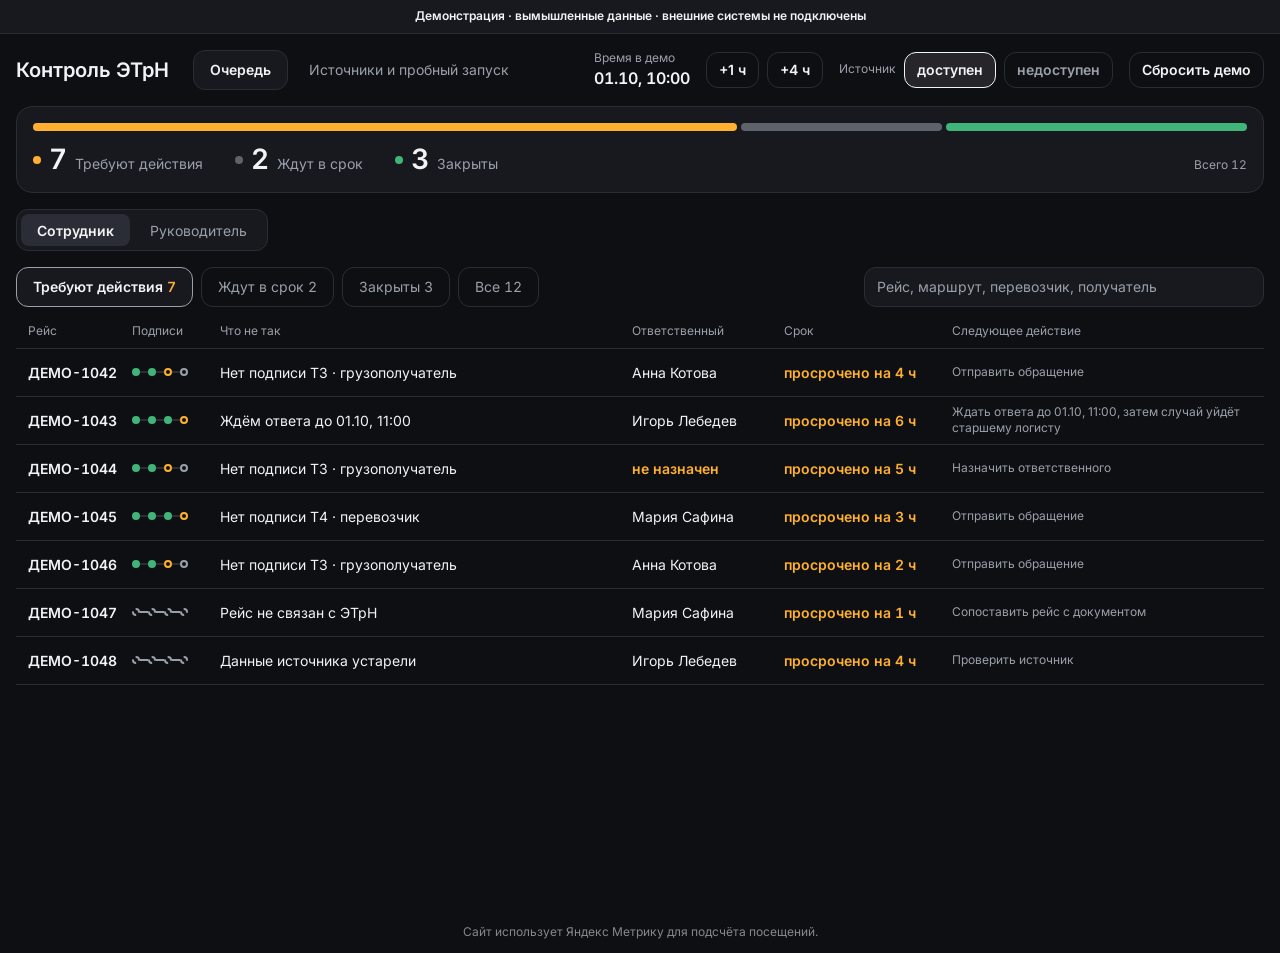
<file: index.html>
<!doctype html>
<html lang="ru">
  <head>
    <meta charset="UTF-8" />
    <meta name="viewport" content="width=device-width, initial-scale=1" />
    <link rel="icon" href="data:," />
    <meta name="robots" content="noindex, nofollow" />
    <title>Контроль ЭТрН</title>
    <script type="module" crossorigin src="./assets/index-htChiKn6.js"></script>
    <link rel="stylesheet" crossorigin href="./assets/index-BkWCq0oA.css">
  <!-- Yandex.Metrika counter -->
<script type="text/javascript">
(function(m,e,t,r,i,k,a){m[i]=m[i]||function(){(m[i].a=m[i].a||[]).push(arguments)};
m[i].l=1*new Date();
for (var j = 0; j < document.scripts.length; j++) {if (document.scripts[j].src === r) { return; }}
k=e.createElement(t),a=e.getElementsByTagName(t)[0],k.async=1,k.src=r,a.parentNode.insertBefore(k,a)})
(window, document, "script", "https://mc.yandex.ru/metrika/tag.js", "ym");
ym(113512674, "init", {clickmap:true, trackLinks:true, accurateTrackBounce:true, webvisor:true});
</script>
<noscript><div><img src="https://mc.yandex.ru/watch/113512674" style="position:absolute; left:-9999px;" alt="" /></div></noscript>
<!-- /Yandex.Metrika counter -->
</head>
  <body>
    <div id="root"></div>
  <p style="font-size:12px;color:#888;text-align:center;margin:24px 0 12px">Сайт использует Яндекс Метрику для подсчёта посещений.</p>
</body>
</html>
</file>
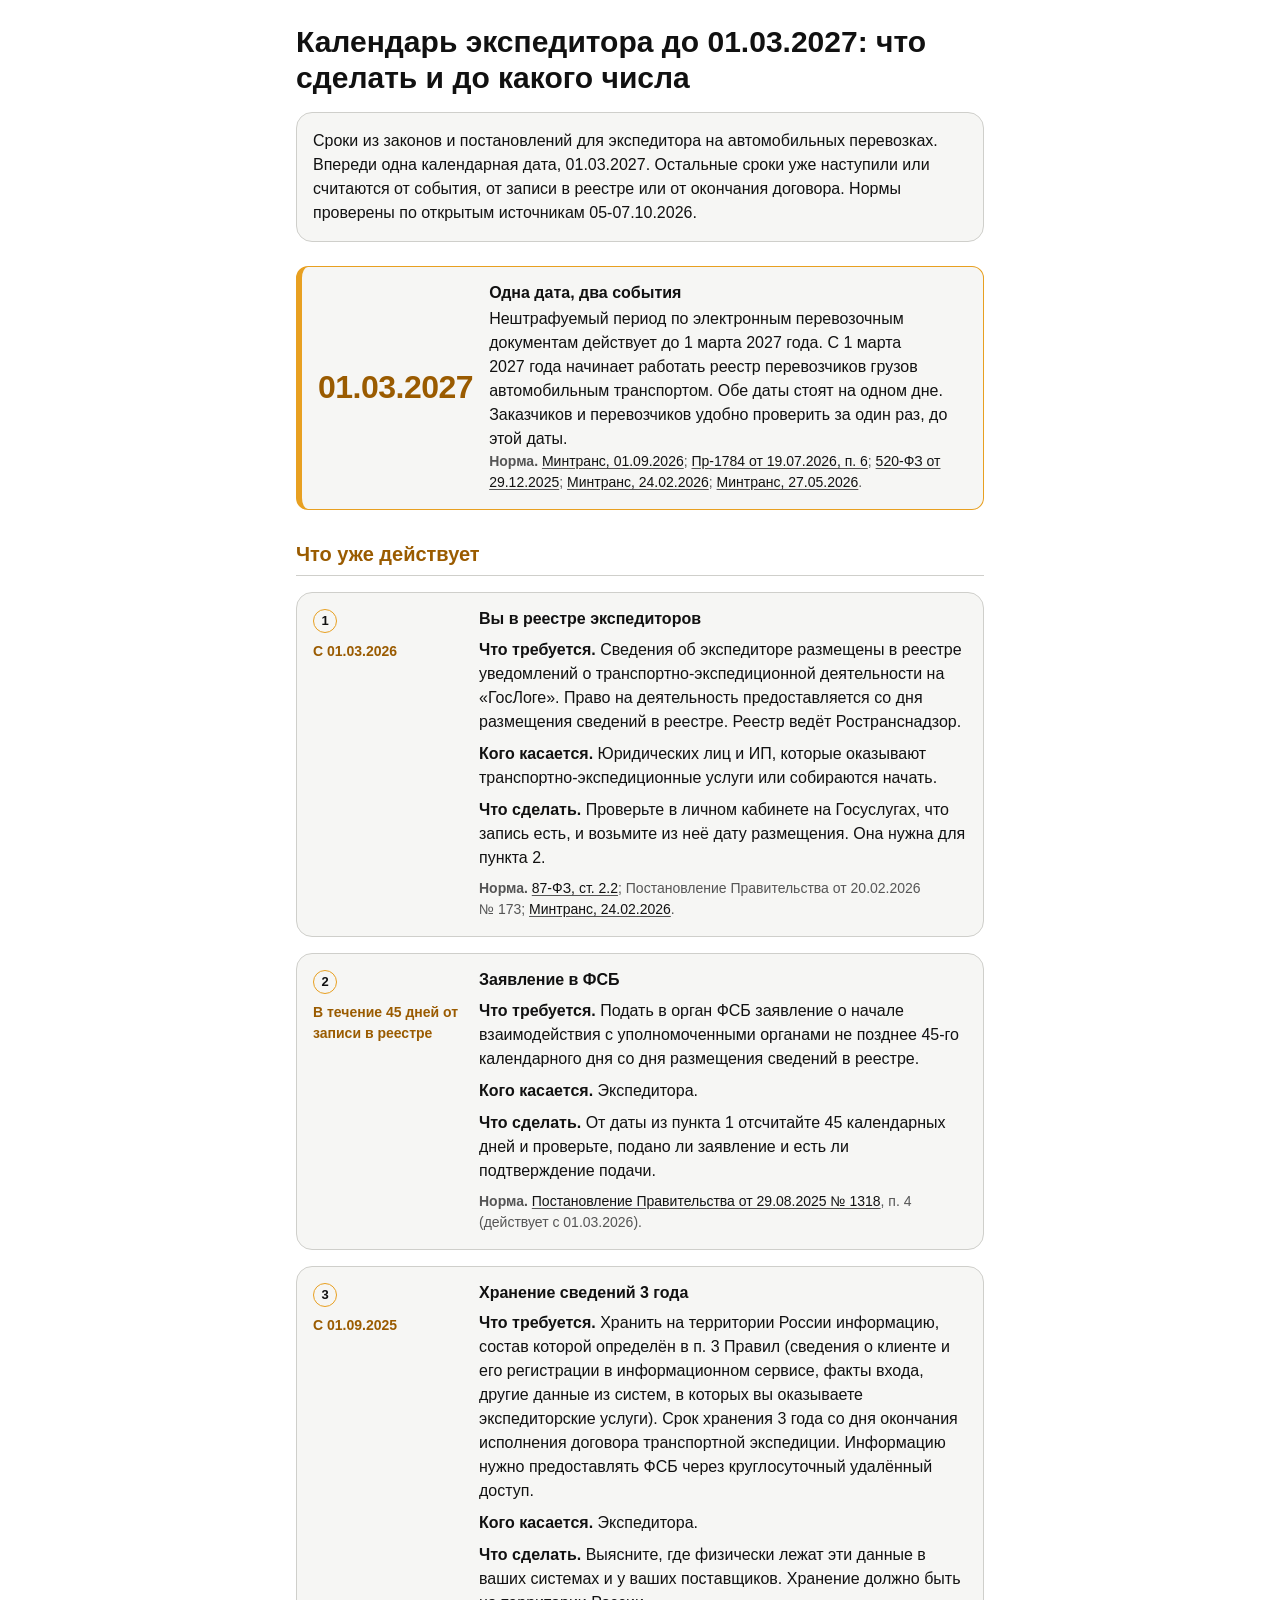
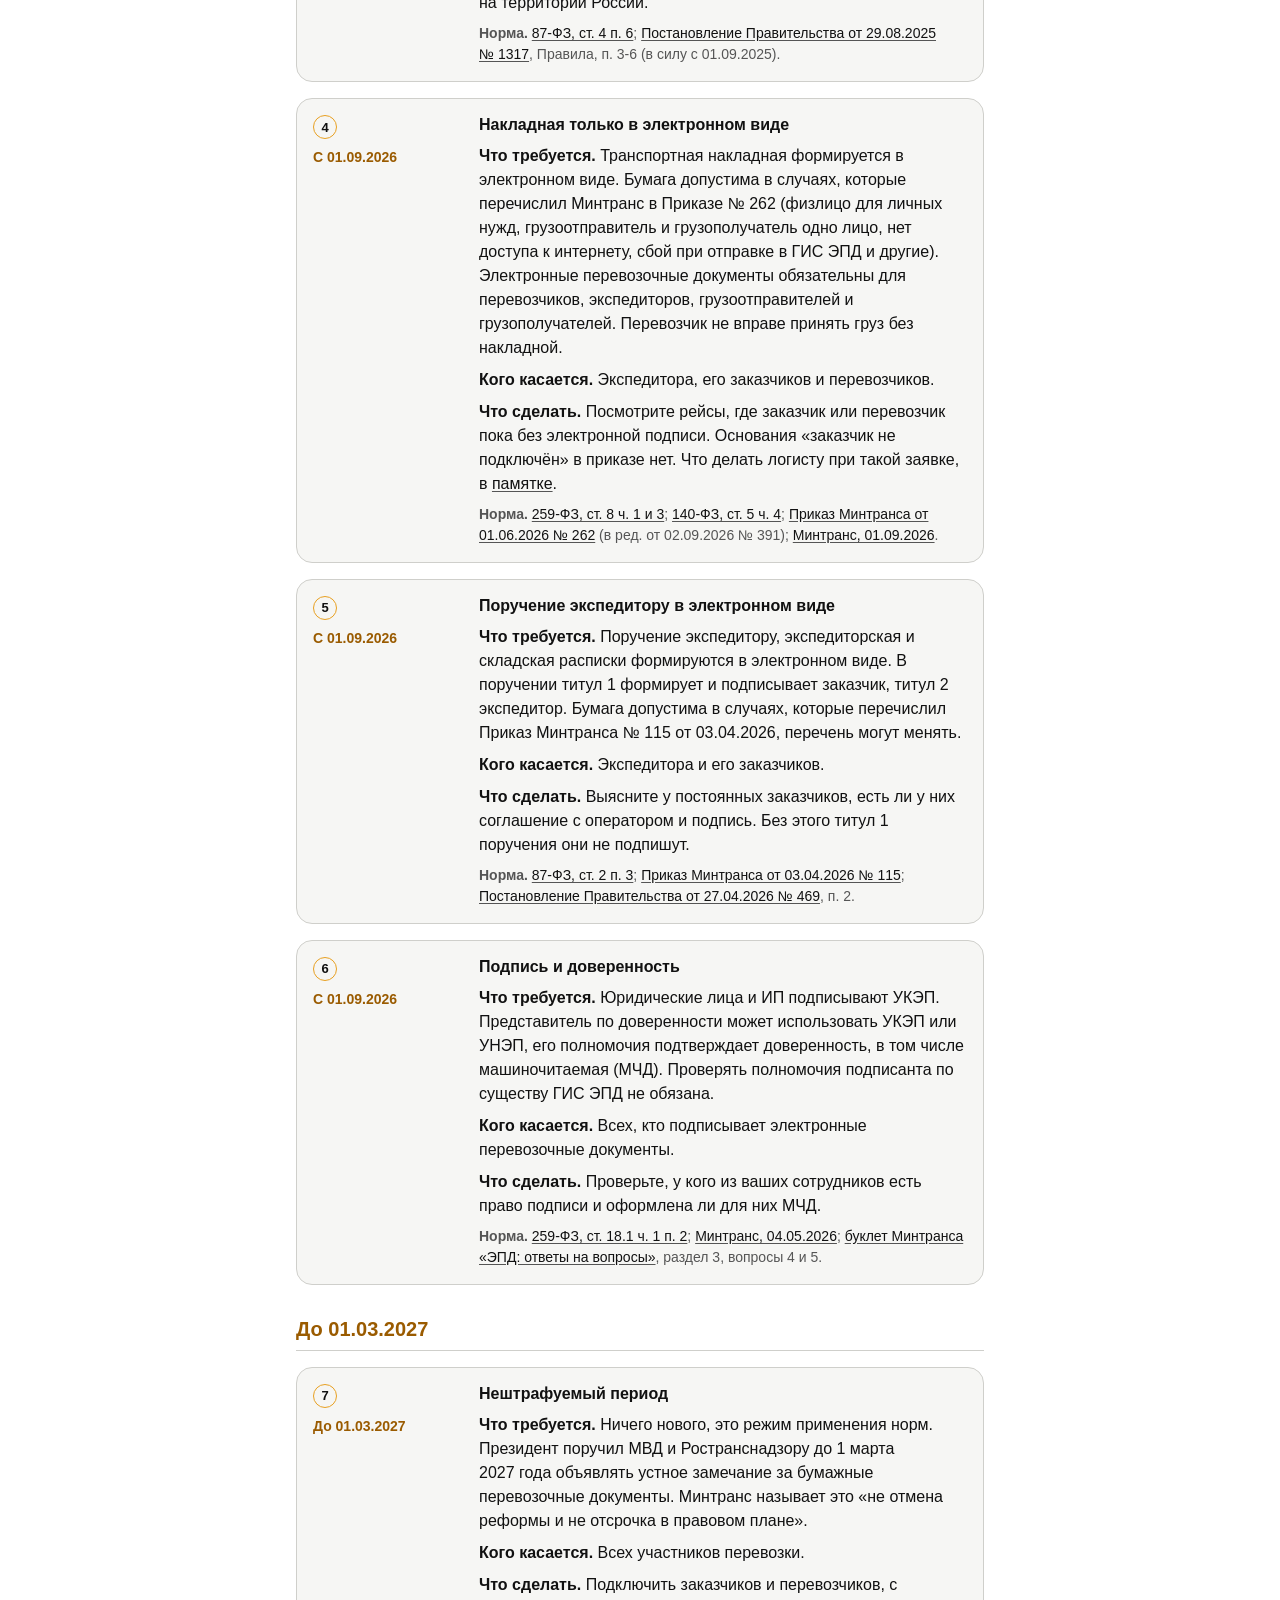
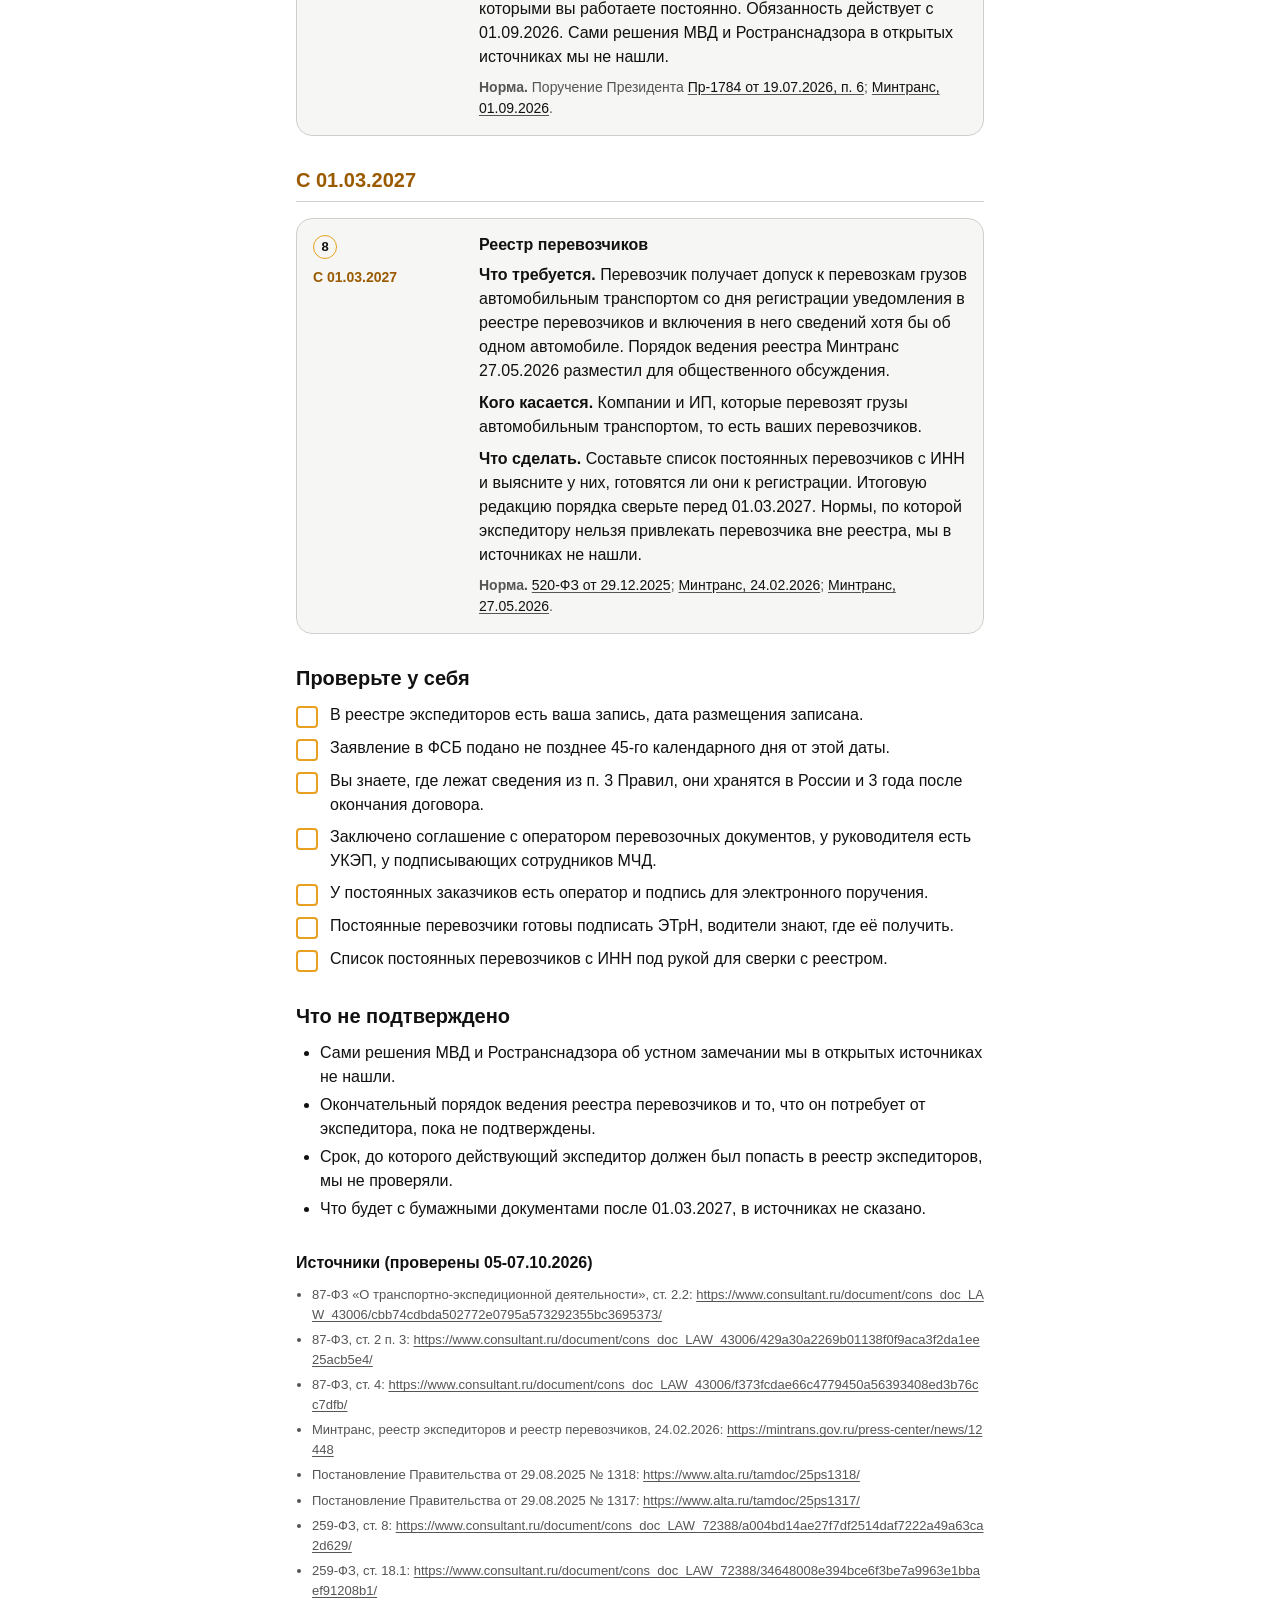
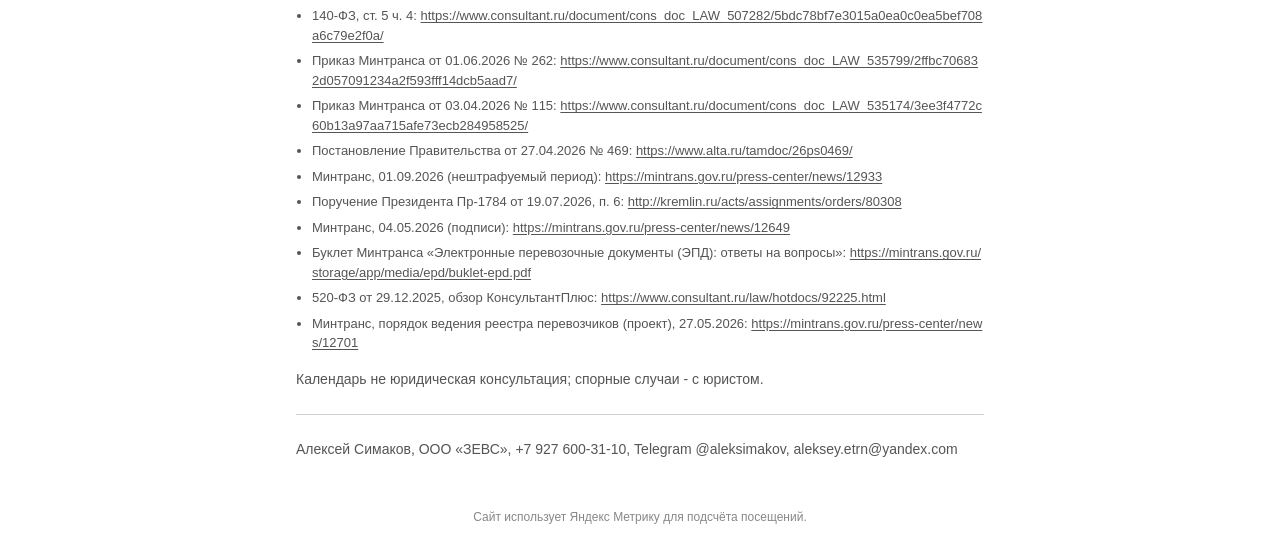
<file: kalendar.html>
<!DOCTYPE html>
<html lang="ru">
<head>
<meta name="robots" content="noindex, nofollow">
<meta charset="utf-8">
<meta name="viewport" content="width=device-width, initial-scale=1">
<title>Календарь экспедитора до 01.03.2027: что сделать и до какого числа</title>
<style>
:root{
  --bg:#0E0F13; --surface:#17191F; --text:#F2F3F5; --text-dim:#9AA0AA;
  --accent:#FFB02E; --border:#2A2D35; --ok:#3FB57A; --accent-ink:#FFB02E;
}
@media (prefers-color-scheme:light){
  :root{--bg:#fff;--surface:#F6F6F4;--text:#111;--text-dim:#555;--accent:#E8A021;--accent-ink:#9A5B00;--border:#CFCFCB;--ok:#1F7A4D}
}
*{box-sizing:border-box}
html{-webkit-text-size-adjust:100%}
body{margin:0;background:var(--bg);color:var(--text);
  font:16px/1.5 Inter,-apple-system,"Segoe UI",Roboto,Helvetica,Arial,sans-serif}
main{max-width:720px;margin:0 auto;padding:24px 16px 24px}
h1{font-size:22px;line-height:1.2;margin:0 0 16px;font-weight:700}
h2{font-size:18px;line-height:1.25;margin:0 0 12px;font-weight:700}
h3{font-size:16px;line-height:1.3;margin:0 0 8px;font-weight:700}
@media (min-width:480px){h1{font-size:30px}h2{font-size:20px}}
p{margin:0 0 8px}
strong{font-weight:700}
a{color:var(--text);text-decoration:underline;text-decoration-color:var(--text-dim);text-underline-offset:2px}
.lead{margin:0 0 24px;padding:16px;background:var(--surface);border:1px solid var(--border);border-radius:16px}
.key{display:flex;gap:16px;align-items:center;margin:0 0 32px;padding:16px;border:1px solid var(--accent);border-left-width:6px;border-radius:12px;background:var(--surface);break-inside:avoid}
.key .big{flex:none;font-size:24px;line-height:1.1;font-weight:800;color:var(--accent-ink);letter-spacing:-.5px}
.key h2{margin:0 0 4px;font-size:16px}
.key p{margin:0}
@media (max-width:479px){.key{flex-direction:column;align-items:flex-start;gap:8px}}
@media (min-width:480px){.key .big{font-size:32px}}
.zone{margin:0 0 32px}
.zh{display:flex;align-items:center;gap:12px;margin:0 0 16px;padding-bottom:8px;border-bottom:1px solid var(--border);color:var(--accent-ink)}
.it{display:flex;flex-direction:column;gap:8px;margin:0 0 16px;padding:16px;background:var(--surface);border:1px solid var(--border);border-radius:16px;break-inside:avoid}
.dt{display:flex;align-items:center;gap:8px;font-size:14px;font-weight:700;color:var(--accent-ink)}
.dt .n{display:inline-flex;align-items:center;justify-content:center;min-width:24px;height:24px;border:1px solid var(--accent);border-radius:12px;font-size:13px;color:var(--text)}
@media (min-width:560px){
  .it{flex-direction:row;gap:16px}
  .dt{flex:none;width:150px;align-items:flex-start;flex-direction:column;gap:8px}
  .bd{flex:1;min-width:0}
}
.bd p:last-child{margin:0}
.nm{font-size:14px;color:var(--text-dim)}
.chk{margin:0 0 32px}
.chk ol{list-style:none;margin:0;padding:0;counter-reset:c}
.chk li{display:flex;gap:12px;align-items:flex-start;margin:0 0 8px;counter-increment:c}
.chk li::before{content:"";flex:none;width:18px;height:18px;margin-top:3px;border:2px solid var(--accent);border-radius:4px}
.nc{margin:0 0 32px}
.nc ul{margin:0;padding-left:24px}
.nc li{margin:0 0 4px}
.srcs h2{font-size:16px}
ul.src{font-size:13px;color:var(--text-dim);padding-left:16px;margin:0 0 16px}
ul.src li{margin:0 0 6px;word-break:break-all}
ul.src a{color:var(--text-dim)}
.disc{font-size:14px;color:var(--text-dim)}
hr{border:0;border-top:1px solid var(--border);margin:24px 0}
.foot{font-size:14px;color:var(--text-dim);margin:0}
.ym{font-size:12px;color:#888;text-align:center;margin:24px 0 12px}
@media print{
  :root{--bg:#fff;--surface:#fff;--text:#111;--text-dim:#444;--accent:#111;--accent-ink:#111;--border:#bbb;--ok:#111}
  @page{size:A4;margin:10mm}
  body{font-size:11px;line-height:1.3}
  main{max-width:none;padding:0}
  h1{font-size:20px;margin-bottom:8px}
  h2{font-size:14px;margin-bottom:6px}
  h3{font-size:12px;margin-bottom:3px}
  p{margin-bottom:2px}
  .lead{margin-bottom:10px;padding:8px;border-radius:0}
  .key{margin-bottom:8px;padding:6px 8px;border-radius:0}
  .key .big{font-size:22px}
  .key h2{font-size:12px}
  .zone{margin-bottom:8px}
  .zh{margin-bottom:5px;padding-bottom:3px}
  .it{flex-direction:row;gap:10px;margin-bottom:5px;padding:5px 8px;border-radius:0}
  .dt{flex:none;width:105px;flex-direction:column;align-items:flex-start;gap:4px;font-size:11px}
  .dt .n{min-width:18px;height:18px;font-size:10px}
  .nm{font-size:10px}
  .chk,.nc{margin-bottom:7px}
  .chk li{margin-bottom:3px}
  .chk li::before{width:11px;height:11px;margin-top:2px;border-width:1.5px}
  .nc li{margin-bottom:2px}
  ul.src{font-size:8px;line-height:1.25;padding-left:12px;margin-bottom:6px;column-count:2;column-gap:12px}
  ul.src li{margin-bottom:2px}
  .srcs h2{font-size:11px}
  .disc{font-size:10px}
  hr{margin:8px 0}
  .foot{font-size:10px}
  .ym{margin:6px 0 0;font-size:10px}
  a{text-decoration:none;color:var(--text)}
}
</style>
<!-- Yandex.Metrika counter -->
<script type="text/javascript">
(function(m,e,t,r,i,k,a){m[i]=m[i]||function(){(m[i].a=m[i].a||[]).push(arguments)};
m[i].l=1*new Date();
for (var j = 0; j < document.scripts.length; j++) {if (document.scripts[j].src === r) { return; }}
k=e.createElement(t),a=e.getElementsByTagName(t)[0],k.async=1,k.src=r,a.parentNode.insertBefore(k,a)})
(window, document, "script", "https://mc.yandex.ru/metrika/tag.js", "ym");
ym(113512674, "init", {clickmap:true, trackLinks:true, accurateTrackBounce:true, webvisor:true});
</script>
<noscript><div><img src="https://mc.yandex.ru/watch/113512674" style="position:absolute; left:-9999px;" alt="" /></div></noscript>
<!-- /Yandex.Metrika counter -->
</head>
<body>
<main>
<h1>Календарь экспедитора до 01.03.2027: что сделать и до какого числа</h1>
<p class="lead">Сроки из законов и постановлений для экспедитора на автомобильных перевозках. Впереди одна календарная дата, 01.03.2027. Остальные сроки уже наступили или считаются от события, от записи в реестре или от окончания договора. Нормы проверены по открытым источникам 05-07.10.2026.</p>
<aside class="key"><div class="big">01.03.2027</div><div><h2>Одна дата, два события</h2><p>Нештрафуемый период по электронным перевозочным документам действует до 1 марта 2027 года. С 1 марта 2027 года начинает работать реестр перевозчиков грузов автомобильным транспортом. Обе даты стоят на одном дне. Заказчиков и перевозчиков удобно проверить за один раз, до этой даты.</p><p class="nm"><strong>Норма.</strong> <a href="https://mintrans.gov.ru/press-center/news/12933">Минтранс, 01.09.2026</a>; <a href="http://kremlin.ru/acts/assignments/orders/80308">Пр-1784 от 19.07.2026, п. 6</a>; <a href="https://www.consultant.ru/law/hotdocs/92225.html">520-ФЗ от 29.12.2025</a>; <a href="https://mintrans.gov.ru/press-center/news/12448">Минтранс, 24.02.2026</a>; <a href="https://mintrans.gov.ru/press-center/news/12701">Минтранс, 27.05.2026</a>.</p></div></aside>
<section class="zone"><h2 class="zh">Что уже действует</h2><article class="it"><div class="dt"><span class="n">1</span>С 01.03.2026</div><div class="bd"><h3>Вы в реестре экспедиторов</h3><p><strong>Что требуется.</strong> Сведения об экспедиторе размещены в реестре уведомлений о транспортно-экспедиционной деятельности на «ГосЛоге». Право на деятельность предоставляется со дня размещения сведений в реестре. Реестр ведёт Ространснадзор.</p>
<p><strong>Кого касается.</strong> Юридических лиц и ИП, которые оказывают транспортно-экспедиционные услуги или собираются начать.</p>
<p><strong>Что сделать.</strong> Проверьте в личном кабинете на Госуслугах, что запись есть, и возьмите из неё дату размещения. Она нужна для пункта 2.</p>
<p class="nm"><strong>Норма.</strong> <a href="https://www.consultant.ru/document/cons_doc_LAW_43006/cbb74cdbda502772e0795a573292355bc3695373/">87-ФЗ, ст. 2.2</a>; Постановление Правительства от 20.02.2026 № 173; <a href="https://mintrans.gov.ru/press-center/news/12448">Минтранс, 24.02.2026</a>.</p></div></article>
<article class="it"><div class="dt"><span class="n">2</span>В течение 45 дней от записи в реестре</div><div class="bd"><h3>Заявление в ФСБ</h3><p><strong>Что требуется.</strong> Подать в орган ФСБ заявление о начале взаимодействия с уполномоченными органами не позднее 45-го календарного дня со дня размещения сведений в реестре.</p>
<p><strong>Кого касается.</strong> Экспедитора.</p>
<p><strong>Что сделать.</strong> От даты из пункта 1 отсчитайте 45 календарных дней и проверьте, подано ли заявление и есть ли подтверждение подачи.</p>
<p class="nm"><strong>Норма.</strong> <a href="https://www.alta.ru/tamdoc/25ps1318/">Постановление Правительства от 29.08.2025 № 1318</a>, п. 4 (действует с 01.03.2026).</p></div></article>
<article class="it"><div class="dt"><span class="n">3</span>С 01.09.2025</div><div class="bd"><h3>Хранение сведений 3 года</h3><p><strong>Что требуется.</strong> Хранить на территории России информацию, состав которой определён в п. 3 Правил (сведения о клиенте и его регистрации в информационном сервисе, факты входа, другие данные из систем, в которых вы оказываете экспедиторские услуги). Срок хранения 3 года со дня окончания исполнения договора транспортной экспедиции. Информацию нужно предоставлять ФСБ через круглосуточный удалённый доступ.</p>
<p><strong>Кого касается.</strong> Экспедитора.</p>
<p><strong>Что сделать.</strong> Выясните, где физически лежат эти данные в ваших системах и у ваших поставщиков. Хранение должно быть на территории России.</p>
<p class="nm"><strong>Норма.</strong> <a href="https://www.consultant.ru/document/cons_doc_LAW_43006/f373fcdae66c4779450a56393408ed3b76cc7dfb/">87-ФЗ, ст. 4 п. 6</a>; <a href="https://www.alta.ru/tamdoc/25ps1317/">Постановление Правительства от 29.08.2025 № 1317</a>, Правила, п. 3-6 (в силу с 01.09.2025).</p></div></article>
<article class="it"><div class="dt"><span class="n">4</span>С 01.09.2026</div><div class="bd"><h3>Накладная только в электронном виде</h3><p><strong>Что требуется.</strong> Транспортная накладная формируется в электронном виде. Бумага допустима в случаях, которые перечислил Минтранс в Приказе № 262 (физлицо для личных нужд, грузоотправитель и грузополучатель одно лицо, нет доступа к интернету, сбой при отправке в ГИС ЭПД и другие). Электронные перевозочные документы обязательны для перевозчиков, экспедиторов, грузоотправителей и грузополучателей. Перевозчик не вправе принять груз без накладной.</p>
<p><strong>Кого касается.</strong> Экспедитора, его заказчиков и перевозчиков.</p>
<p><strong>Что сделать.</strong> Посмотрите рейсы, где заказчик или перевозчик пока без электронной подписи. Основания «заказчик не подключён» в приказе нет. Что делать логисту при такой заявке, в <a href="https://aleks13620-cpu.github.io/etrn-demo/pamyatka.html">памятке</a>.</p>
<p class="nm"><strong>Норма.</strong> <a href="https://www.consultant.ru/document/cons_doc_LAW_72388/a004bd14ae27f7df2514daf7222a49a63ca2d629/">259-ФЗ, ст. 8 ч. 1 и 3</a>; <a href="https://www.consultant.ru/document/cons_doc_LAW_507282/5bdc78bf7e3015a0ea0c0ea5bef708a6c79e2f0a/">140-ФЗ, ст. 5 ч. 4</a>; <a href="https://www.consultant.ru/document/cons_doc_LAW_535799/2ffbc706832d057091234a2f593fff14dcb5aad7/">Приказ Минтранса от 01.06.2026 № 262</a> (в ред. от 02.09.2026 № 391); <a href="https://mintrans.gov.ru/press-center/news/12933">Минтранс, 01.09.2026</a>.</p></div></article>
<article class="it"><div class="dt"><span class="n">5</span>С 01.09.2026</div><div class="bd"><h3>Поручение экспедитору в электронном виде</h3><p><strong>Что требуется.</strong> Поручение экспедитору, экспедиторская и складская расписки формируются в электронном виде. В поручении титул 1 формирует и подписывает заказчик, титул 2 экспедитор. Бумага допустима в случаях, которые перечислил Приказ Минтранса № 115 от 03.04.2026, перечень могут менять.</p>
<p><strong>Кого касается.</strong> Экспедитора и его заказчиков.</p>
<p><strong>Что сделать.</strong> Выясните у постоянных заказчиков, есть ли у них соглашение с оператором и подпись. Без этого титул 1 поручения они не подпишут.</p>
<p class="nm"><strong>Норма.</strong> <a href="https://www.consultant.ru/document/cons_doc_LAW_43006/429a30a2269b01138f0f9aca3f2da1ee25acb5e4/">87-ФЗ, ст. 2 п. 3</a>; <a href="https://www.consultant.ru/document/cons_doc_LAW_535174/3ee3f4772c60b13a97aa715afe73ecb284958525/">Приказ Минтранса от 03.04.2026 № 115</a>; <a href="https://www.alta.ru/tamdoc/26ps0469/">Постановление Правительства от 27.04.2026 № 469</a>, п. 2.</p></div></article>
<article class="it"><div class="dt"><span class="n">6</span>С 01.09.2026</div><div class="bd"><h3>Подпись и доверенность</h3><p><strong>Что требуется.</strong> Юридические лица и ИП подписывают УКЭП. Представитель по доверенности может использовать УКЭП или УНЭП, его полномочия подтверждает доверенность, в том числе машиночитаемая (МЧД). Проверять полномочия подписанта по существу ГИС ЭПД не обязана.</p>
<p><strong>Кого касается.</strong> Всех, кто подписывает электронные перевозочные документы.</p>
<p><strong>Что сделать.</strong> Проверьте, у кого из ваших сотрудников есть право подписи и оформлена ли для них МЧД.</p>
<p class="nm"><strong>Норма.</strong> <a href="https://www.consultant.ru/document/cons_doc_LAW_72388/34648008e394bce6f3be7a9963e1bbaef91208b1/">259-ФЗ, ст. 18.1 ч. 1 п. 2</a>; <a href="https://mintrans.gov.ru/press-center/news/12649">Минтранс, 04.05.2026</a>; <a href="https://mintrans.gov.ru/storage/app/media/epd/buklet-epd.pdf">буклет Минтранса «ЭПД: ответы на вопросы»</a>, раздел 3, вопросы 4 и 5.</p></div></article></section>
<section class="zone"><h2 class="zh">До 01.03.2027</h2><article class="it"><div class="dt"><span class="n">7</span>До 01.03.2027</div><div class="bd"><h3>Нештрафуемый период</h3><p><strong>Что требуется.</strong> Ничего нового, это режим применения норм. Президент поручил МВД и Ространснадзору до 1 марта 2027 года объявлять устное замечание за бумажные перевозочные документы. Минтранс называет это «не отмена реформы и не отсрочка в правовом плане».</p>
<p><strong>Кого касается.</strong> Всех участников перевозки.</p>
<p><strong>Что сделать.</strong> Подключить заказчиков и перевозчиков, с которыми вы работаете постоянно. Обязанность действует с 01.09.2026. Сами решения МВД и Ространснадзора в открытых источниках мы не нашли.</p>
<p class="nm"><strong>Норма.</strong> Поручение Президента <a href="http://kremlin.ru/acts/assignments/orders/80308">Пр-1784 от 19.07.2026, п. 6</a>; <a href="https://mintrans.gov.ru/press-center/news/12933">Минтранс, 01.09.2026</a>.</p></div></article></section>
<section class="zone"><h2 class="zh">С 01.03.2027</h2><article class="it"><div class="dt"><span class="n">8</span>С 01.03.2027</div><div class="bd"><h3>Реестр перевозчиков</h3><p><strong>Что требуется.</strong> Перевозчик получает допуск к перевозкам грузов автомобильным транспортом со дня регистрации уведомления в реестре перевозчиков и включения в него сведений хотя бы об одном автомобиле. Порядок ведения реестра Минтранс 27.05.2026 разместил для общественного обсуждения.</p>
<p><strong>Кого касается.</strong> Компании и ИП, которые перевозят грузы автомобильным транспортом, то есть ваших перевозчиков.</p>
<p><strong>Что сделать.</strong> Составьте список постоянных перевозчиков с ИНН и выясните у них, готовятся ли они к регистрации. Итоговую редакцию порядка сверьте перед 01.03.2027. Нормы, по которой экспедитору нельзя привлекать перевозчика вне реестра, мы в источниках не нашли.</p>
<p class="nm"><strong>Норма.</strong> <a href="https://www.consultant.ru/law/hotdocs/92225.html">520-ФЗ от 29.12.2025</a>; <a href="https://mintrans.gov.ru/press-center/news/12448">Минтранс, 24.02.2026</a>; <a href="https://mintrans.gov.ru/press-center/news/12701">Минтранс, 27.05.2026</a>.</p></div></article></section>
<section class="chk"><h2>Проверьте у себя</h2><ol><li><span>В реестре экспедиторов есть ваша запись, дата размещения записана.</span></li><li><span>Заявление в ФСБ подано не позднее 45-го календарного дня от этой даты.</span></li><li><span>Вы знаете, где лежат сведения из п. 3 Правил, они хранятся в России и 3 года после окончания договора.</span></li><li><span>Заключено соглашение с оператором перевозочных документов, у руководителя есть УКЭП, у подписывающих сотрудников МЧД.</span></li><li><span>У постоянных заказчиков есть оператор и подпись для электронного поручения.</span></li><li><span>Постоянные перевозчики готовы подписать ЭТрН, водители знают, где её получить.</span></li><li><span>Список постоянных перевозчиков с ИНН под рукой для сверки с реестром.</span></li></ol></section>
<section class="nc"><h2>Что не подтверждено</h2><ul><li>Сами решения МВД и Ространснадзора об устном замечании мы в открытых источниках не нашли.</li><li>Окончательный порядок ведения реестра перевозчиков и то, что он потребует от экспедитора, пока не подтверждены.</li><li>Срок, до которого действующий экспедитор должен был попасть в реестр экспедиторов, мы не проверяли.</li><li>Что будет с бумажными документами после 01.03.2027, в источниках не сказано.</li></ul></section>
<section class="srcs"><h2>Источники (проверены 05-07.10.2026)</h2><ul class="src"><li>87-ФЗ «О транспортно-экспедиционной деятельности», ст. 2.2: <a href="https://www.consultant.ru/document/cons_doc_LAW_43006/cbb74cdbda502772e0795a573292355bc3695373/">https://www.consultant.ru/document/cons_doc_LAW_43006/cbb74cdbda502772e0795a573292355bc3695373/</a></li><li>87-ФЗ, ст. 2 п. 3: <a href="https://www.consultant.ru/document/cons_doc_LAW_43006/429a30a2269b01138f0f9aca3f2da1ee25acb5e4/">https://www.consultant.ru/document/cons_doc_LAW_43006/429a30a2269b01138f0f9aca3f2da1ee25acb5e4/</a></li><li>87-ФЗ, ст. 4: <a href="https://www.consultant.ru/document/cons_doc_LAW_43006/f373fcdae66c4779450a56393408ed3b76cc7dfb/">https://www.consultant.ru/document/cons_doc_LAW_43006/f373fcdae66c4779450a56393408ed3b76cc7dfb/</a></li><li>Минтранс, реестр экспедиторов и реестр перевозчиков, 24.02.2026: <a href="https://mintrans.gov.ru/press-center/news/12448">https://mintrans.gov.ru/press-center/news/12448</a></li><li>Постановление Правительства от 29.08.2025 № 1318: <a href="https://www.alta.ru/tamdoc/25ps1318/">https://www.alta.ru/tamdoc/25ps1318/</a></li><li>Постановление Правительства от 29.08.2025 № 1317: <a href="https://www.alta.ru/tamdoc/25ps1317/">https://www.alta.ru/tamdoc/25ps1317/</a></li><li>259-ФЗ, ст. 8: <a href="https://www.consultant.ru/document/cons_doc_LAW_72388/a004bd14ae27f7df2514daf7222a49a63ca2d629/">https://www.consultant.ru/document/cons_doc_LAW_72388/a004bd14ae27f7df2514daf7222a49a63ca2d629/</a></li><li>259-ФЗ, ст. 18.1: <a href="https://www.consultant.ru/document/cons_doc_LAW_72388/34648008e394bce6f3be7a9963e1bbaef91208b1/">https://www.consultant.ru/document/cons_doc_LAW_72388/34648008e394bce6f3be7a9963e1bbaef91208b1/</a></li><li>140-ФЗ, ст. 5 ч. 4: <a href="https://www.consultant.ru/document/cons_doc_LAW_507282/5bdc78bf7e3015a0ea0c0ea5bef708a6c79e2f0a/">https://www.consultant.ru/document/cons_doc_LAW_507282/5bdc78bf7e3015a0ea0c0ea5bef708a6c79e2f0a/</a></li><li>Приказ Минтранса от 01.06.2026 № 262: <a href="https://www.consultant.ru/document/cons_doc_LAW_535799/2ffbc706832d057091234a2f593fff14dcb5aad7/">https://www.consultant.ru/document/cons_doc_LAW_535799/2ffbc706832d057091234a2f593fff14dcb5aad7/</a></li><li>Приказ Минтранса от 03.04.2026 № 115: <a href="https://www.consultant.ru/document/cons_doc_LAW_535174/3ee3f4772c60b13a97aa715afe73ecb284958525/">https://www.consultant.ru/document/cons_doc_LAW_535174/3ee3f4772c60b13a97aa715afe73ecb284958525/</a></li><li>Постановление Правительства от 27.04.2026 № 469: <a href="https://www.alta.ru/tamdoc/26ps0469/">https://www.alta.ru/tamdoc/26ps0469/</a></li><li>Минтранс, 01.09.2026 (нештрафуемый период): <a href="https://mintrans.gov.ru/press-center/news/12933">https://mintrans.gov.ru/press-center/news/12933</a></li><li>Поручение Президента Пр-1784 от 19.07.2026, п. 6: <a href="http://kremlin.ru/acts/assignments/orders/80308">http://kremlin.ru/acts/assignments/orders/80308</a></li><li>Минтранс, 04.05.2026 (подписи): <a href="https://mintrans.gov.ru/press-center/news/12649">https://mintrans.gov.ru/press-center/news/12649</a></li><li>Буклет Минтранса «Электронные перевозочные документы (ЭПД): ответы на вопросы»: <a href="https://mintrans.gov.ru/storage/app/media/epd/buklet-epd.pdf">https://mintrans.gov.ru/storage/app/media/epd/buklet-epd.pdf</a></li><li>520-ФЗ от 29.12.2025, обзор КонсультантПлюс: <a href="https://www.consultant.ru/law/hotdocs/92225.html">https://www.consultant.ru/law/hotdocs/92225.html</a></li><li>Минтранс, порядок ведения реестра перевозчиков (проект), 27.05.2026: <a href="https://mintrans.gov.ru/press-center/news/12701">https://mintrans.gov.ru/press-center/news/12701</a></li></ul><p class="disc">Календарь не юридическая консультация; спорные случаи - с юристом.</p></section>
<hr>
<p class="foot">Алексей Симаков, ООО «ЗЕВС», +7 927 600-31-10, Telegram @aleksimakov, aleksey.etrn@yandex.com</p>
</main>
<p class="ym">Сайт использует Яндекс Метрику для подсчёта посещений.</p>
</body>
</html>
</file>
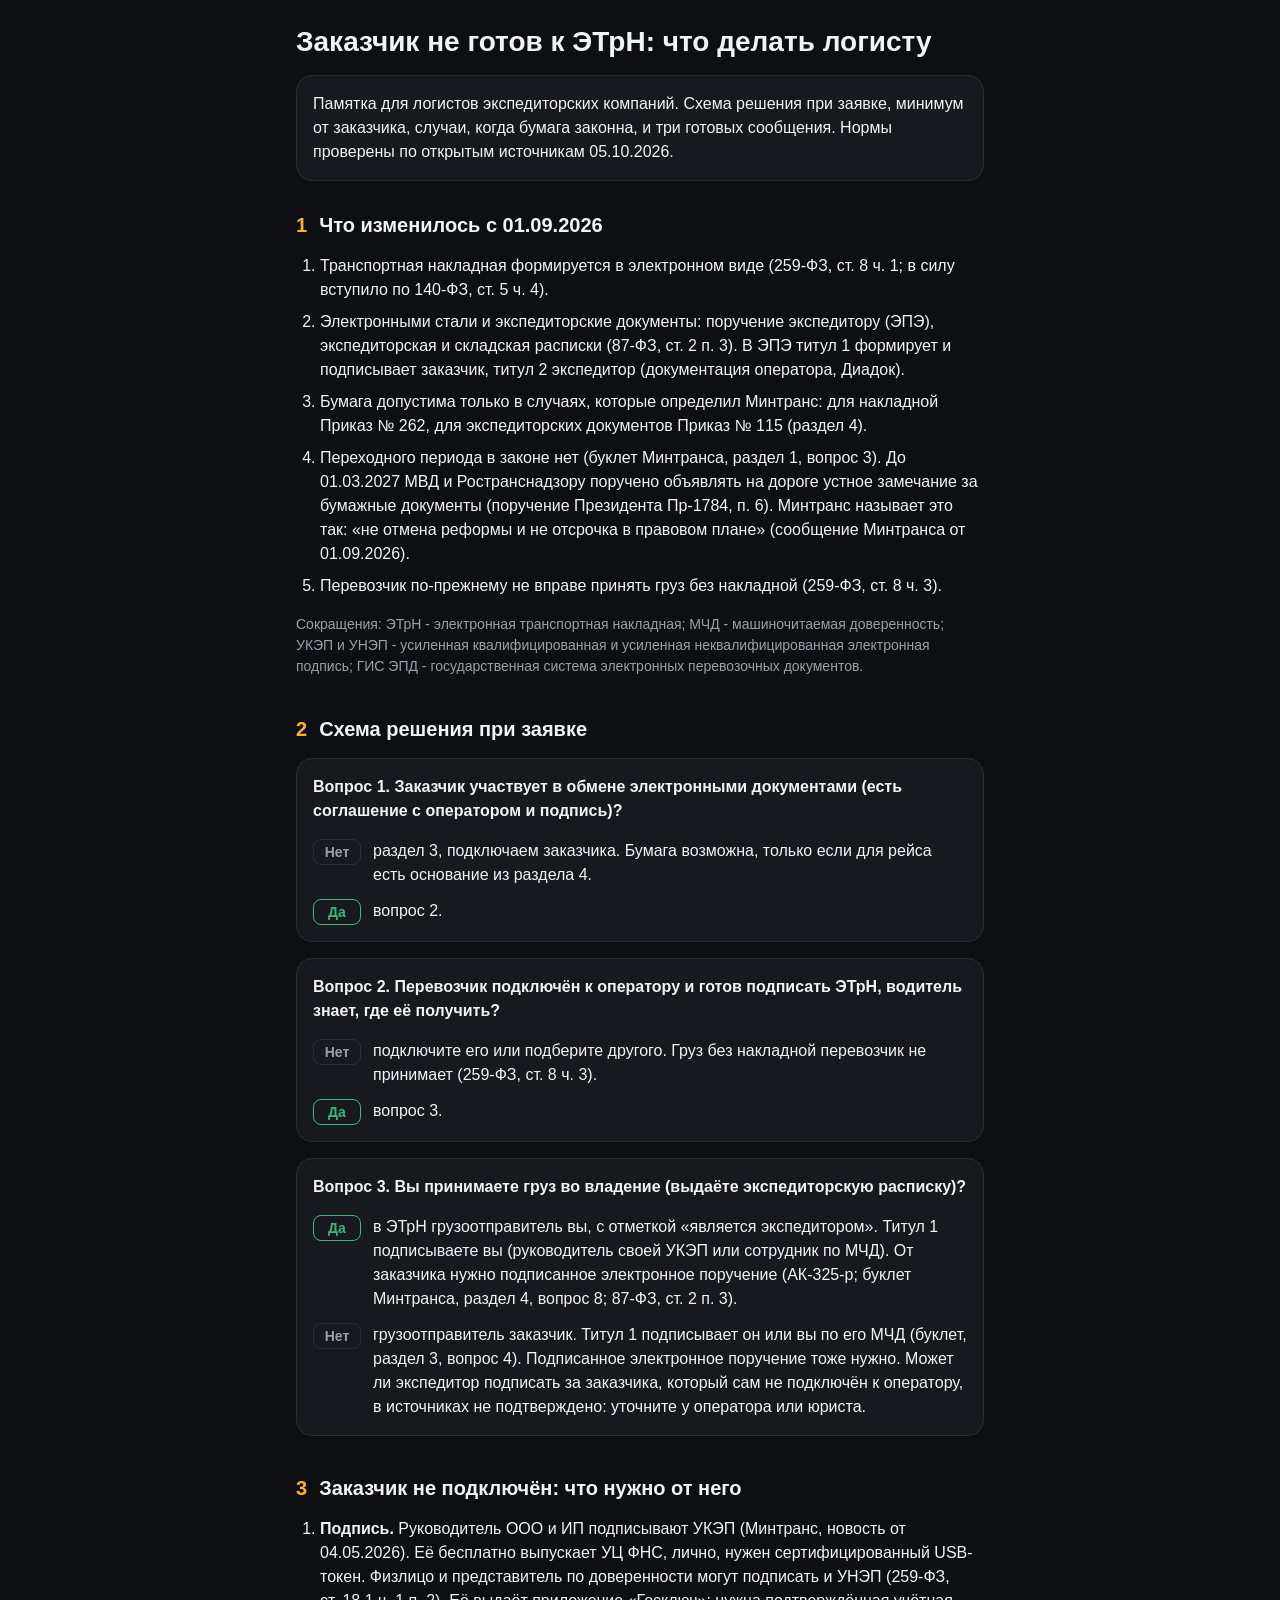
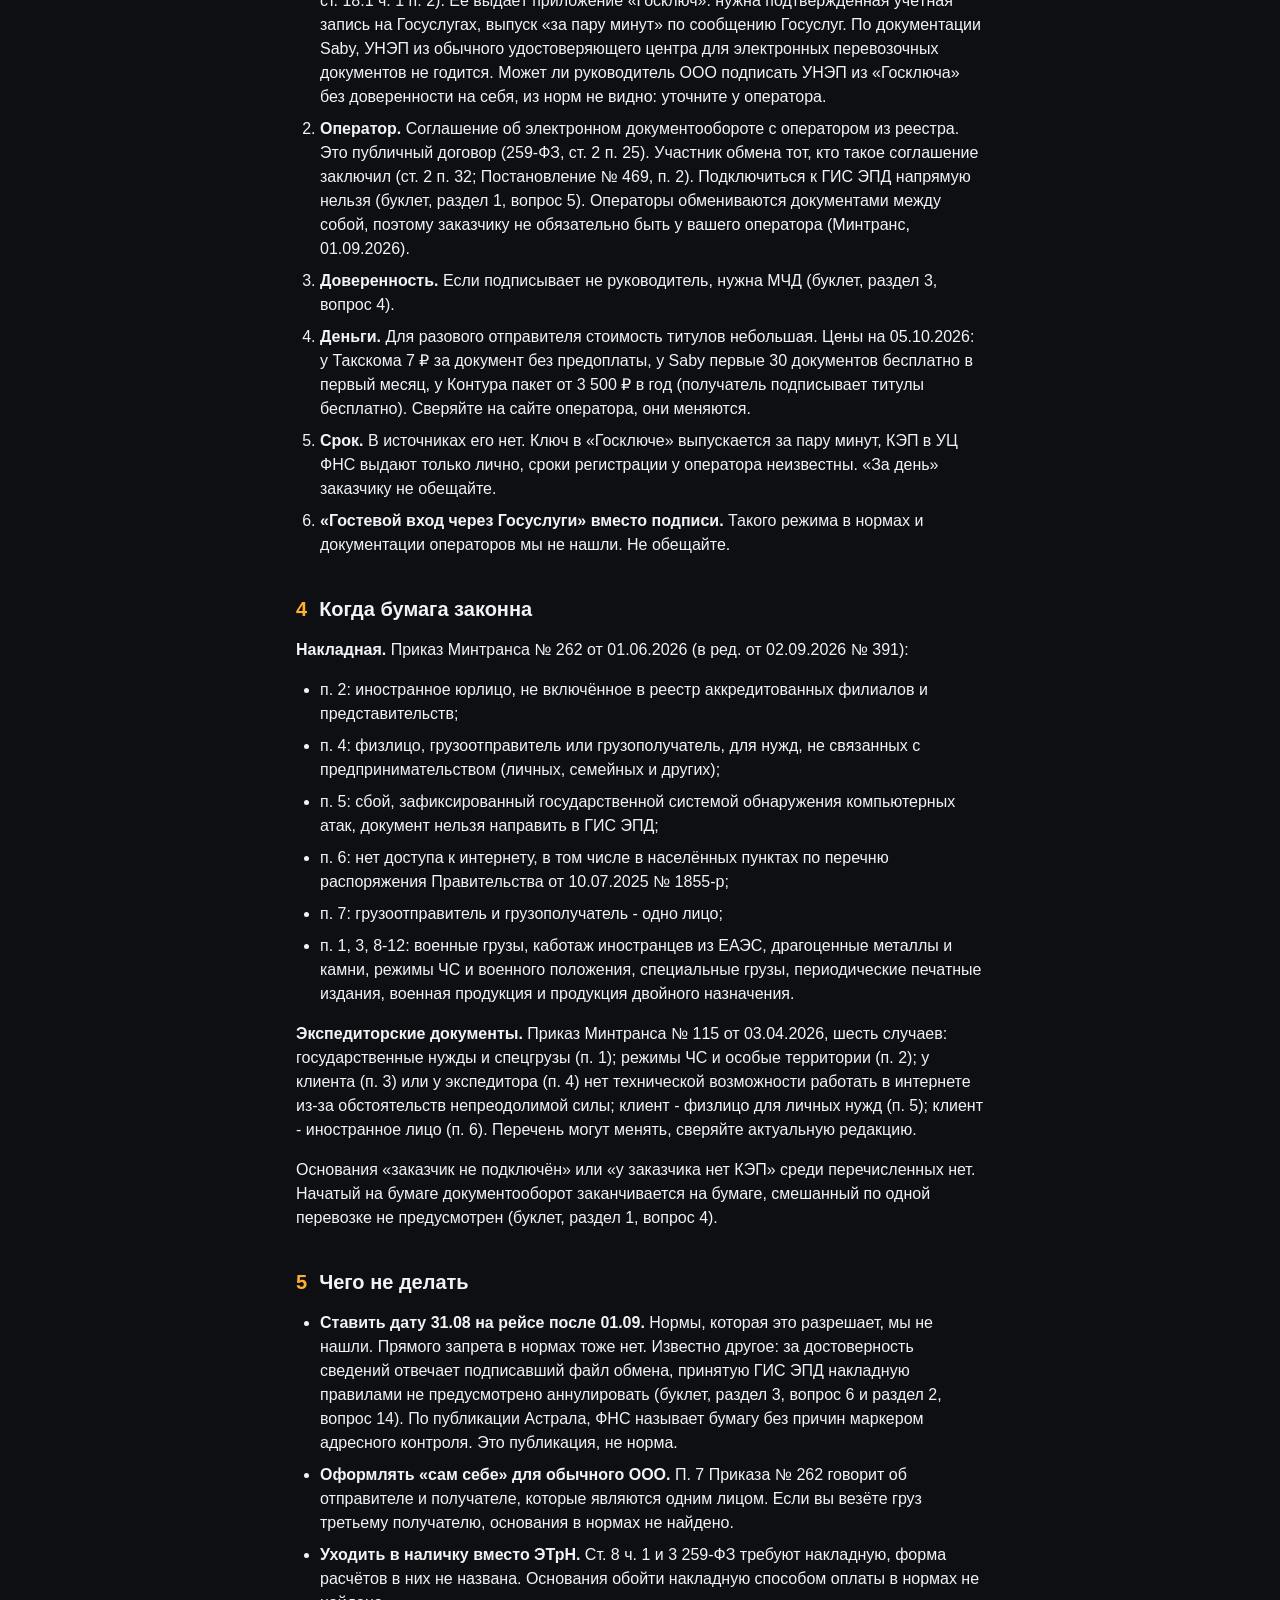
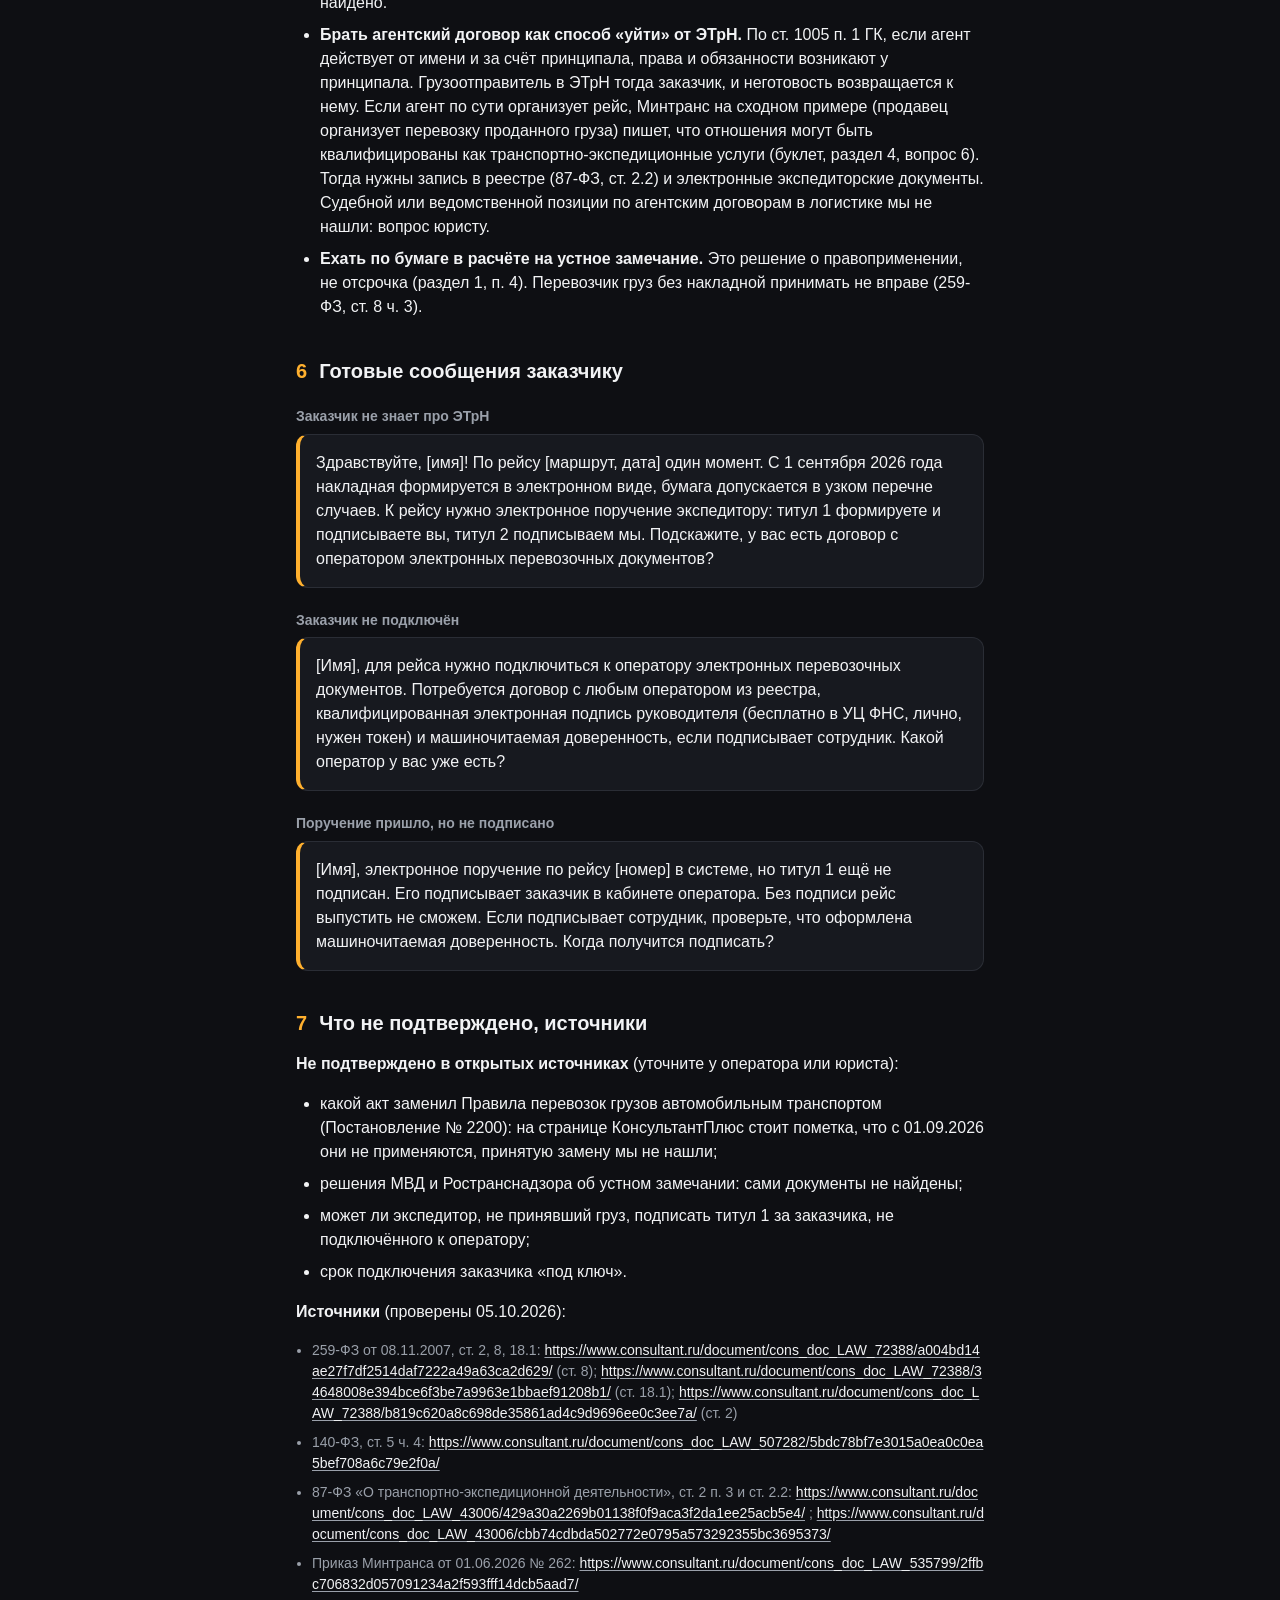
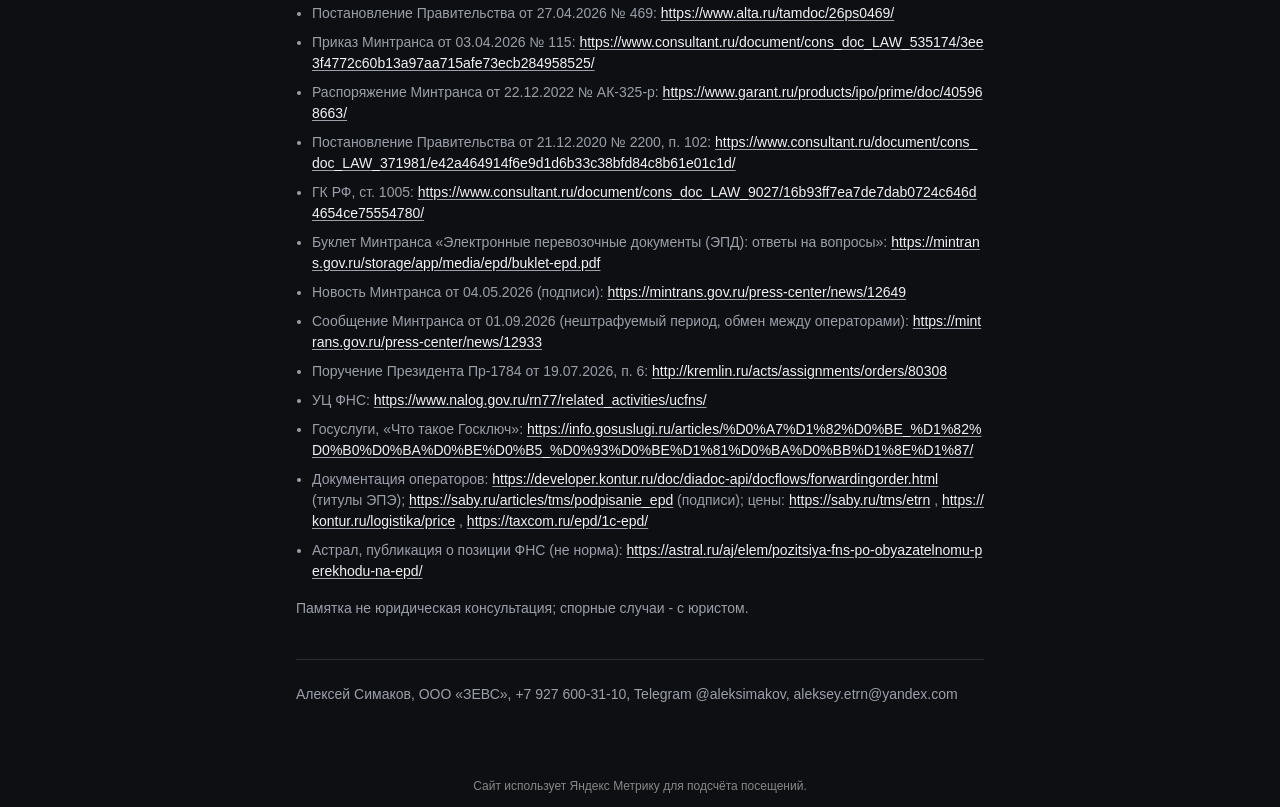
<file: pamyatka.html>
<!DOCTYPE html>
<html lang="ru">
<head>
<meta name="robots" content="noindex, nofollow">
<meta charset="utf-8">
<meta name="viewport" content="width=device-width, initial-scale=1">
<title>Заказчик не готов к ЭТрН: что делать логисту</title>
<style>
:root{
  --bg:#0E0F13; --surface:#17191F; --text:#F2F3F5; --text-dim:#9AA0AA;
  --accent:#FFB02E; --border:#2A2D35; --ok:#3FB57A;
}
*{box-sizing:border-box}
html{-webkit-text-size-adjust:100%}
body{margin:0;background:var(--bg);color:var(--text);
  font:16px/1.5 Inter,-apple-system,"Segoe UI",Roboto,Helvetica,Arial,sans-serif}
main{max-width:720px;margin:0 auto;padding:24px 16px 48px}
h1{font-size:20px;line-height:1.25;margin:0 0 16px;font-weight:700}
h2{font-size:16px;line-height:1.25;margin:0 0 16px;font-weight:700;display:flex;gap:12px;align-items:baseline}
h2 .n{color:var(--accent);flex:none}
h3{font-size:14px;line-height:1.25;margin:24px 0 8px;font-weight:700;color:var(--text-dim)}
@media (min-width:480px){h1{font-size:28px}h2{font-size:20px}}
.lead{font-size:16px;color:var(--text);margin:0 0 32px;padding:16px;background:var(--surface);border:1px solid var(--border);border-radius:16px}
section{margin:0 0 40px}
p{margin:0 0 16px}
ol,ul{margin:0 0 16px;padding-left:24px}
li{margin:0 0 8px}
strong{font-weight:700}
a{color:var(--text);text-decoration:underline;text-decoration-color:var(--text-dim);text-underline-offset:2px;word-break:break-all}
.abbr{font-size:14px;color:var(--text-dim)}
.disc{font-size:14px;color:var(--text-dim);margin-top:16px}
.q{background:var(--surface);border:1px solid var(--border);border-radius:16px;margin:0 0 16px;padding:16px;break-inside:avoid}
.qh{font-weight:700;margin:0 0 16px}
ul.yn{list-style:none;padding:0;margin:0}
ul.yn li{display:flex;gap:12px;align-items:flex-start;margin:0 0 12px}
ul.yn li:last-child{margin:0}
ul.yn b{flex:none;min-width:48px;text-align:center;font-size:14px;line-height:24px;border:1px solid var(--border);border-radius:8px;padding:0 8px}
ul.yn b.yes{color:var(--ok);border-color:var(--ok)}
ul.yn b.no{color:var(--text-dim)}
ul.yn span{flex:1;min-width:0}
blockquote{margin:0 0 16px;padding:16px;background:var(--surface);border:1px solid var(--border);border-left:4px solid var(--accent);border-radius:12px;break-inside:avoid}
blockquote p{margin:0}
ul.src{font-size:14px;color:var(--text-dim);padding-left:16px}
ul.src li{margin:0 0 8px}
hr{border:0;border-top:1px solid var(--border);margin:24px 0}
.foot{font-size:14px;color:var(--text-dim);margin:0}
@media print{
  :root{--bg:#fff;--surface:#fff;--text:#111;--text-dim:#444;--accent:#111;--border:#bbb;--ok:#111}
  @page{size:A4;margin:12mm}
  body{font-size:14px;line-height:1.35}
  main{max-width:none;padding:0}
  .lead{border-radius:0;margin-bottom:16px;padding:12px}
  section{margin:0 0 16px}
  h2{break-after:avoid;margin-bottom:8px}
  h3{break-after:avoid;margin:12px 0 4px}
  p{margin-bottom:8px}
  ol,ul{margin-bottom:8px}
  li{break-inside:avoid;margin-bottom:4px}
  .q{padding:12px;margin-bottom:8px}
  .qh{margin-bottom:8px}
  ul.yn li{margin-bottom:8px}
  blockquote{padding:12px;margin-bottom:8px}
  ul.src{font-size:12px;line-height:1.3}
  ul.src li{margin-bottom:4px}
  a{text-decoration:none;color:var(--text)}
  ul.yn b.yes{border-color:#111}
}

</style>
<!-- Yandex.Metrika counter -->
<script type="text/javascript">
(function(m,e,t,r,i,k,a){m[i]=m[i]||function(){(m[i].a=m[i].a||[]).push(arguments)};
m[i].l=1*new Date();
for (var j = 0; j < document.scripts.length; j++) {if (document.scripts[j].src === r) { return; }}
k=e.createElement(t),a=e.getElementsByTagName(t)[0],k.async=1,k.src=r,a.parentNode.insertBefore(k,a)})
(window, document, "script", "https://mc.yandex.ru/metrika/tag.js", "ym");
ym(113512674, "init", {clickmap:true, trackLinks:true, accurateTrackBounce:true, webvisor:true});
</script>
<noscript><div><img src="https://mc.yandex.ru/watch/113512674" style="position:absolute; left:-9999px;" alt="" /></div></noscript>
<!-- /Yandex.Metrika counter -->
</head>
<body>
<main>
<h1>Заказчик не готов к ЭТрН: что делать логисту</h1>
<p class="lead">Памятка для логистов экспедиторских компаний. Схема решения при заявке, минимум от заказчика, случаи, когда бумага законна, и три готовых сообщения. Нормы проверены по открытым источникам 05.10.2026.</p>
<section id="s1">
<h2><span class="n">1</span>Что изменилось с 01.09.2026</h2>
<ol>
<li>Транспортная накладная формируется в электронном виде (259-ФЗ, ст.&nbsp;8 ч. 1; в силу вступило по 140-ФЗ, ст.&nbsp;5 ч. 4).</li>
<li>Электронными стали и экспедиторские документы: поручение экспедитору (ЭПЭ), экспедиторская и складская расписки (87-ФЗ, ст.&nbsp;2 п.&nbsp;3). В ЭПЭ титул 1 формирует и подписывает заказчик, титул 2 экспедитор (документация оператора, Диадок).</li>
<li>Бумага допустима только в случаях, которые определил Минтранс: для накладной Приказ №&nbsp;262, для экспедиторских документов Приказ №&nbsp;115 (раздел&nbsp;4).</li>
<li>Переходного периода в законе нет (буклет Минтранса, раздел&nbsp;1, вопрос&nbsp;3). До 01.03.2027 МВД и Ространснадзору поручено объявлять на дороге устное замечание за бумажные документы (поручение Президента Пр-1784, п.&nbsp;6). Минтранс называет это так: «не отмена реформы и не отсрочка в правовом плане» (сообщение Минтранса от 01.09.2026).</li>
<li>Перевозчик по-прежнему не вправе принять груз без накладной (259-ФЗ, ст.&nbsp;8 ч. 3).</li>
</ol>
<p class="abbr">Сокращения: ЭТрН - электронная транспортная накладная; МЧД - машиночитаемая доверенность; УКЭП и УНЭП - усиленная квалифицированная и усиленная неквалифицированная электронная подпись; ГИС ЭПД - государственная система электронных перевозочных документов.</p>
</section>
<section id="s2">
<h2><span class="n">2</span>Схема решения при заявке</h2>
<div class="q"><p class="qh">Вопрос 1. Заказчик участвует в обмене электронными документами (есть соглашение с оператором и подпись)?</p>
<ul class="yn">
<li><b class="no">Нет</b><span>раздел&nbsp;3, подключаем заказчика. Бумага возможна, только если для рейса есть основание из раздела&nbsp;4.</span></li>
<li><b class="yes">Да</b><span>вопрос&nbsp;2.</span></li>
</ul></div>
<div class="q"><p class="qh">Вопрос 2. Перевозчик подключён к оператору и готов подписать ЭТрН, водитель знает, где её получить?</p>
<ul class="yn">
<li><b class="no">Нет</b><span>подключите его или подберите другого. Груз без накладной перевозчик не принимает (259-ФЗ, ст.&nbsp;8 ч. 3).</span></li>
<li><b class="yes">Да</b><span>вопрос&nbsp;3.</span></li>
</ul></div>
<div class="q"><p class="qh">Вопрос 3. Вы принимаете груз во владение (выдаёте экспедиторскую расписку)?</p>
<ul class="yn">
<li><b class="yes">Да</b><span>в ЭТрН грузоотправитель вы, с отметкой «является экспедитором». Титул 1 подписываете вы (руководитель своей УКЭП или сотрудник по МЧД). От заказчика нужно подписанное электронное поручение (АК-325-р; буклет Минтранса, раздел&nbsp;4, вопрос&nbsp;8; 87-ФЗ, ст.&nbsp;2 п.&nbsp;3).</span></li>
<li><b class="no">Нет</b><span>грузоотправитель заказчик. Титул 1 подписывает он или вы по его МЧД (буклет, раздел&nbsp;3, вопрос&nbsp;4). Подписанное электронное поручение тоже нужно. Может ли экспедитор подписать за заказчика, который сам не подключён к оператору, в источниках не подтверждено: уточните у оператора или юриста.</span></li>
</ul></div>
</section>
<section id="s3">
<h2><span class="n">3</span>Заказчик не подключён: что нужно от него</h2>
<ol>
<li><strong>Подпись.</strong> Руководитель ООО и ИП подписывают УКЭП (Минтранс, новость от 04.05.2026). Её бесплатно выпускает УЦ ФНС, лично, нужен сертифицированный USB-токен. Физлицо и представитель по доверенности могут подписать и УНЭП (259-ФЗ, ст.&nbsp;18.1 ч. 1 п.&nbsp;2). Её выдаёт приложение «Госключ»: нужна подтверждённая учётная запись на Госуслугах, выпуск «за пару минут» по сообщению Госуслуг. По документации Saby, УНЭП из обычного удостоверяющего центра для электронных перевозочных документов не годится. Может ли руководитель ООО подписать УНЭП из «Госключа» без доверенности на себя, из норм не видно: уточните у оператора.</li>
<li><strong>Оператор.</strong> Соглашение об электронном документообороте с оператором из реестра. Это публичный договор (259-ФЗ, ст.&nbsp;2 п.&nbsp;25). Участник обмена тот, кто такое соглашение заключил (ст.&nbsp;2 п.&nbsp;32; Постановление №&nbsp;469, п.&nbsp;2). Подключиться к ГИС ЭПД напрямую нельзя (буклет, раздел&nbsp;1, вопрос&nbsp;5). Операторы обмениваются документами между собой, поэтому заказчику не обязательно быть у вашего оператора (Минтранс, 01.09.2026).</li>
<li><strong>Доверенность.</strong> Если подписывает не руководитель, нужна МЧД (буклет, раздел&nbsp;3, вопрос&nbsp;4).</li>
<li><strong>Деньги.</strong> Для разового отправителя стоимость титулов небольшая. Цены на 05.10.2026: у Такскома 7 ₽ за документ без предоплаты, у Saby первые 30 документов бесплатно в первый месяц, у Контура пакет от 3 500 ₽ в год (получатель подписывает титулы бесплатно). Сверяйте на сайте оператора, они меняются.</li>
<li><strong>Срок.</strong> В источниках его нет. Ключ в «Госключе» выпускается за пару минут, КЭП в УЦ ФНС выдают только лично, сроки регистрации у оператора неизвестны. «За день» заказчику не обещайте.</li>
<li><strong>«Гостевой вход через Госуслуги» вместо подписи.</strong> Такого режима в нормах и документации операторов мы не нашли. Не обещайте.</li>
</ol>
</section>
<section id="s4">
<h2><span class="n">4</span>Когда бумага законна</h2>
<p><strong>Накладная.</strong> Приказ Минтранса №&nbsp;262 от 01.06.2026 (в ред. от 02.09.2026 №&nbsp;391):</p>
<ul>
<li>п.&nbsp;2: иностранное юрлицо, не включённое в реестр аккредитованных филиалов и представительств;</li>
<li>п.&nbsp;4: физлицо, грузоотправитель или грузополучатель, для нужд, не связанных с предпринимательством (личных, семейных и других);</li>
<li>п.&nbsp;5: сбой, зафиксированный государственной системой обнаружения компьютерных атак, документ нельзя направить в ГИС ЭПД;</li>
<li>п.&nbsp;6: нет доступа к интернету, в том числе в населённых пунктах по перечню распоряжения Правительства от 10.07.2025 №&nbsp;1855-р;</li>
<li>п.&nbsp;7: грузоотправитель и грузополучатель - одно лицо;</li>
<li>п.&nbsp;1, 3, 8-12: военные грузы, каботаж иностранцев из ЕАЭС, драгоценные металлы и камни, режимы ЧС и военного положения, специальные грузы, периодические печатные издания, военная продукция и продукция двойного назначения.</li>
</ul>
<p><strong>Экспедиторские документы.</strong> Приказ Минтранса №&nbsp;115 от 03.04.2026, шесть случаев: государственные нужды и спецгрузы (п.&nbsp;1); режимы ЧС и особые территории (п.&nbsp;2); у клиента (п.&nbsp;3) или у экспедитора (п.&nbsp;4) нет технической возможности работать в интернете из-за обстоятельств непреодолимой силы; клиент - физлицо для личных нужд (п.&nbsp;5); клиент - иностранное лицо (п.&nbsp;6). Перечень могут менять, сверяйте актуальную редакцию.</p>
<p>Основания «заказчик не подключён» или «у заказчика нет КЭП» среди перечисленных нет. Начатый на бумаге документооборот заканчивается на бумаге, смешанный по одной перевозке не предусмотрен (буклет, раздел&nbsp;1, вопрос&nbsp;4).</p>
</section>
<section id="s5">
<h2><span class="n">5</span>Чего не делать</h2>
<ul>
<li><strong>Ставить дату 31.08 на рейсе после 01.09.</strong> Нормы, которая это разрешает, мы не нашли. Прямого запрета в нормах тоже нет. Известно другое: за достоверность сведений отвечает подписавший файл обмена, принятую ГИС ЭПД накладную правилами не предусмотрено аннулировать (буклет, раздел&nbsp;3, вопрос&nbsp;6 и раздел&nbsp;2, вопрос&nbsp;14). По публикации Астрала, ФНС называет бумагу без причин маркером адресного контроля. Это публикация, не норма.</li>
<li><strong>Оформлять «сам себе» для обычного ООО.</strong> П. 7 Приказа №&nbsp;262 говорит об отправителе и получателе, которые являются одним лицом. Если вы везёте груз третьему получателю, основания в нормах не найдено.</li>
<li><strong>Уходить в наличку вместо ЭТрН.</strong> Ст. 8 ч. 1 и 3 259-ФЗ требуют накладную, форма расчётов в них не названа. Основания обойти накладную способом оплаты в нормах не найдено.</li>
<li><strong>Брать агентский договор как способ «уйти» от ЭТрН.</strong> По ст.&nbsp;1005 п.&nbsp;1 ГК, если агент действует от имени и за счёт принципала, права и обязанности возникают у принципала. Грузоотправитель в ЭТрН тогда заказчик, и неготовость возвращается к нему. Если агент по сути организует рейс, Минтранс на сходном примере (продавец организует перевозку проданного груза) пишет, что отношения могут быть квалифицированы как транспортно-экспедиционные услуги (буклет, раздел&nbsp;4, вопрос&nbsp;6). Тогда нужны запись в реестре (87-ФЗ, ст.&nbsp;2.2) и электронные экспедиторские документы. Судебной или ведомственной позиции по агентским договорам в логистике мы не нашли: вопрос юристу.</li>
<li><strong>Ехать по бумаге в расчёте на устное замечание.</strong> Это решение о правоприменении, не отсрочка (раздел&nbsp;1, п.&nbsp;4). Перевозчик груз без накладной принимать не вправе (259-ФЗ, ст.&nbsp;8 ч. 3).</li>
</ul>
</section>
<section id="s6">
<h2><span class="n">6</span>Готовые сообщения заказчику</h2>
<h3>Заказчик не знает про ЭТрН</h3>
<blockquote><p>Здравствуйте, [имя]! По рейсу [маршрут, дата] один момент. С 1 сентября 2026 года накладная формируется в электронном виде, бумага допускается в узком перечне случаев. К рейсу нужно электронное поручение экспедитору: титул 1 формируете и подписываете вы, титул 2 подписываем мы. Подскажите, у вас есть договор с оператором электронных перевозочных документов?</p></blockquote>
<h3>Заказчик не подключён</h3>
<blockquote><p>[Имя], для рейса нужно подключиться к оператору электронных перевозочных документов. Потребуется договор с любым оператором из реестра, квалифицированная электронная подпись руководителя (бесплатно в УЦ ФНС, лично, нужен токен) и машиночитаемая доверенность, если подписывает сотрудник. Какой оператор у вас уже есть?</p></blockquote>
<h3>Поручение пришло, но не подписано</h3>
<blockquote><p>[Имя], электронное поручение по рейсу [номер] в системе, но титул 1 ещё не подписан. Его подписывает заказчик в кабинете оператора. Без подписи рейс выпустить не сможем. Если подписывает сотрудник, проверьте, что оформлена машиночитаемая доверенность. Когда получится подписать?</p></blockquote>
</section>
<section id="s7">
<h2><span class="n">7</span>Что не подтверждено, источники</h2>
<p><strong>Не подтверждено в открытых источниках</strong> (уточните у оператора или юриста):</p>
<ul>
<li>какой акт заменил Правила перевозок грузов автомобильным транспортом (Постановление №&nbsp;2200): на странице КонсультантПлюс стоит пометка, что с 01.09.2026 они не применяются, принятую замену мы не нашли;</li>
<li>решения МВД и Ространснадзора об устном замечании: сами документы не найдены;</li>
<li>может ли экспедитор, не принявший груз, подписать титул 1 за заказчика, не подключённого к оператору;</li>
<li>срок подключения заказчика «под ключ».</li>
</ul>
<p><strong>Источники</strong> (проверены 05.10.2026):</p>
<ul class="src">
<li>259-ФЗ от 08.11.2007, ст.&nbsp;2, 8, 18.1: <a href="https://www.consultant.ru/document/cons_doc_LAW_72388/a004bd14ae27f7df2514daf7222a49a63ca2d629/">https://www.consultant.ru/document/cons_doc_LAW_72388/a004bd14ae27f7df2514daf7222a49a63ca2d629/</a> (ст.&nbsp;8); <a href="https://www.consultant.ru/document/cons_doc_LAW_72388/34648008e394bce6f3be7a9963e1bbaef91208b1/">https://www.consultant.ru/document/cons_doc_LAW_72388/34648008e394bce6f3be7a9963e1bbaef91208b1/</a> (ст.&nbsp;18.1); <a href="https://www.consultant.ru/document/cons_doc_LAW_72388/b819c620a8c698de35861ad4c9d9696ee0c3ee7a/">https://www.consultant.ru/document/cons_doc_LAW_72388/b819c620a8c698de35861ad4c9d9696ee0c3ee7a/</a> (ст.&nbsp;2)</li>
<li>140-ФЗ, ст.&nbsp;5 ч. 4: <a href="https://www.consultant.ru/document/cons_doc_LAW_507282/5bdc78bf7e3015a0ea0c0ea5bef708a6c79e2f0a/">https://www.consultant.ru/document/cons_doc_LAW_507282/5bdc78bf7e3015a0ea0c0ea5bef708a6c79e2f0a/</a></li>
<li>87-ФЗ «О транспортно-экспедиционной деятельности», ст.&nbsp;2 п.&nbsp;3 и ст.&nbsp;2.2: <a href="https://www.consultant.ru/document/cons_doc_LAW_43006/429a30a2269b01138f0f9aca3f2da1ee25acb5e4/">https://www.consultant.ru/document/cons_doc_LAW_43006/429a30a2269b01138f0f9aca3f2da1ee25acb5e4/</a> ; <a href="https://www.consultant.ru/document/cons_doc_LAW_43006/cbb74cdbda502772e0795a573292355bc3695373/">https://www.consultant.ru/document/cons_doc_LAW_43006/cbb74cdbda502772e0795a573292355bc3695373/</a></li>
<li>Приказ Минтранса от 01.06.2026 №&nbsp;262: <a href="https://www.consultant.ru/document/cons_doc_LAW_535799/2ffbc706832d057091234a2f593fff14dcb5aad7/">https://www.consultant.ru/document/cons_doc_LAW_535799/2ffbc706832d057091234a2f593fff14dcb5aad7/</a></li>
<li>Постановление Правительства от 27.04.2026 №&nbsp;469: <a href="https://www.alta.ru/tamdoc/26ps0469/">https://www.alta.ru/tamdoc/26ps0469/</a></li>
<li>Приказ Минтранса от 03.04.2026 №&nbsp;115: <a href="https://www.consultant.ru/document/cons_doc_LAW_535174/3ee3f4772c60b13a97aa715afe73ecb284958525/">https://www.consultant.ru/document/cons_doc_LAW_535174/3ee3f4772c60b13a97aa715afe73ecb284958525/</a></li>
<li>Распоряжение Минтранса от 22.12.2022 № АК-325-р: <a href="https://www.garant.ru/products/ipo/prime/doc/405968663/">https://www.garant.ru/products/ipo/prime/doc/405968663/</a></li>
<li>Постановление Правительства от 21.12.2020 №&nbsp;2200, п.&nbsp;102: <a href="https://www.consultant.ru/document/cons_doc_LAW_371981/e42a464914f6e9d1d6b33c38bfd84c8b61e01c1d/">https://www.consultant.ru/document/cons_doc_LAW_371981/e42a464914f6e9d1d6b33c38bfd84c8b61e01c1d/</a></li>
<li>ГК РФ, ст.&nbsp;1005: <a href="https://www.consultant.ru/document/cons_doc_LAW_9027/16b93ff7ea7de7dab0724c646d4654ce75554780/">https://www.consultant.ru/document/cons_doc_LAW_9027/16b93ff7ea7de7dab0724c646d4654ce75554780/</a></li>
<li>Буклет Минтранса «Электронные перевозочные документы (ЭПД): ответы на вопросы»: <a href="https://mintrans.gov.ru/storage/app/media/epd/buklet-epd.pdf">https://mintrans.gov.ru/storage/app/media/epd/buklet-epd.pdf</a></li>
<li>Новость Минтранса от 04.05.2026 (подписи): <a href="https://mintrans.gov.ru/press-center/news/12649">https://mintrans.gov.ru/press-center/news/12649</a></li>
<li>Сообщение Минтранса от 01.09.2026 (нештрафуемый период, обмен между операторами): <a href="https://mintrans.gov.ru/press-center/news/12933">https://mintrans.gov.ru/press-center/news/12933</a></li>
<li>Поручение Президента Пр-1784 от 19.07.2026, п.&nbsp;6: <a href="http://kremlin.ru/acts/assignments/orders/80308">http://kremlin.ru/acts/assignments/orders/80308</a></li>
<li>УЦ ФНС: <a href="https://www.nalog.gov.ru/rn77/related_activities/ucfns/">https://www.nalog.gov.ru/rn77/related_activities/ucfns/</a></li>
<li>Госуслуги, «Что такое Госключ»: <a href="https://info.gosuslugi.ru/articles/%D0%A7%D1%82%D0%BE_%D1%82%D0%B0%D0%BA%D0%BE%D0%B5_%D0%93%D0%BE%D1%81%D0%BA%D0%BB%D1%8E%D1%87/">https://info.gosuslugi.ru/articles/%D0%A7%D1%82%D0%BE_%D1%82%D0%B0%D0%BA%D0%BE%D0%B5_%D0%93%D0%BE%D1%81%D0%BA%D0%BB%D1%8E%D1%87/</a></li>
<li>Документация операторов: <a href="https://developer.kontur.ru/doc/diadoc-api/docflows/forwardingorder.html">https://developer.kontur.ru/doc/diadoc-api/docflows/forwardingorder.html</a> (титулы ЭПЭ); <a href="https://saby.ru/articles/tms/podpisanie_epd">https://saby.ru/articles/tms/podpisanie_epd</a> (подписи); цены: <a href="https://saby.ru/tms/etrn">https://saby.ru/tms/etrn</a> , <a href="https://kontur.ru/logistika/price">https://kontur.ru/logistika/price</a> , <a href="https://taxcom.ru/epd/1c-epd/">https://taxcom.ru/epd/1c-epd/</a></li>
<li>Астрал, публикация о позиции ФНС (не норма): <a href="https://astral.ru/aj/elem/pozitsiya-fns-po-obyazatelnomu-perekhodu-na-epd/">https://astral.ru/aj/elem/pozitsiya-fns-po-obyazatelnomu-perekhodu-na-epd/</a></li>
</ul>
<p class="disc">Памятка не юридическая консультация; спорные случаи - с юристом.</p>
</section>
<hr>
<p class="foot">Алексей Симаков, ООО «ЗЕВС», +7 927 600-31-10, Telegram @aleksimakov, aleksey.etrn@yandex.com</p>
</main>
<p style="font-size:12px;color:#888;text-align:center;margin:24px 0 12px">Сайт использует Яндекс Метрику для подсчёта посещений.</p>
</body>
</html>
</file>
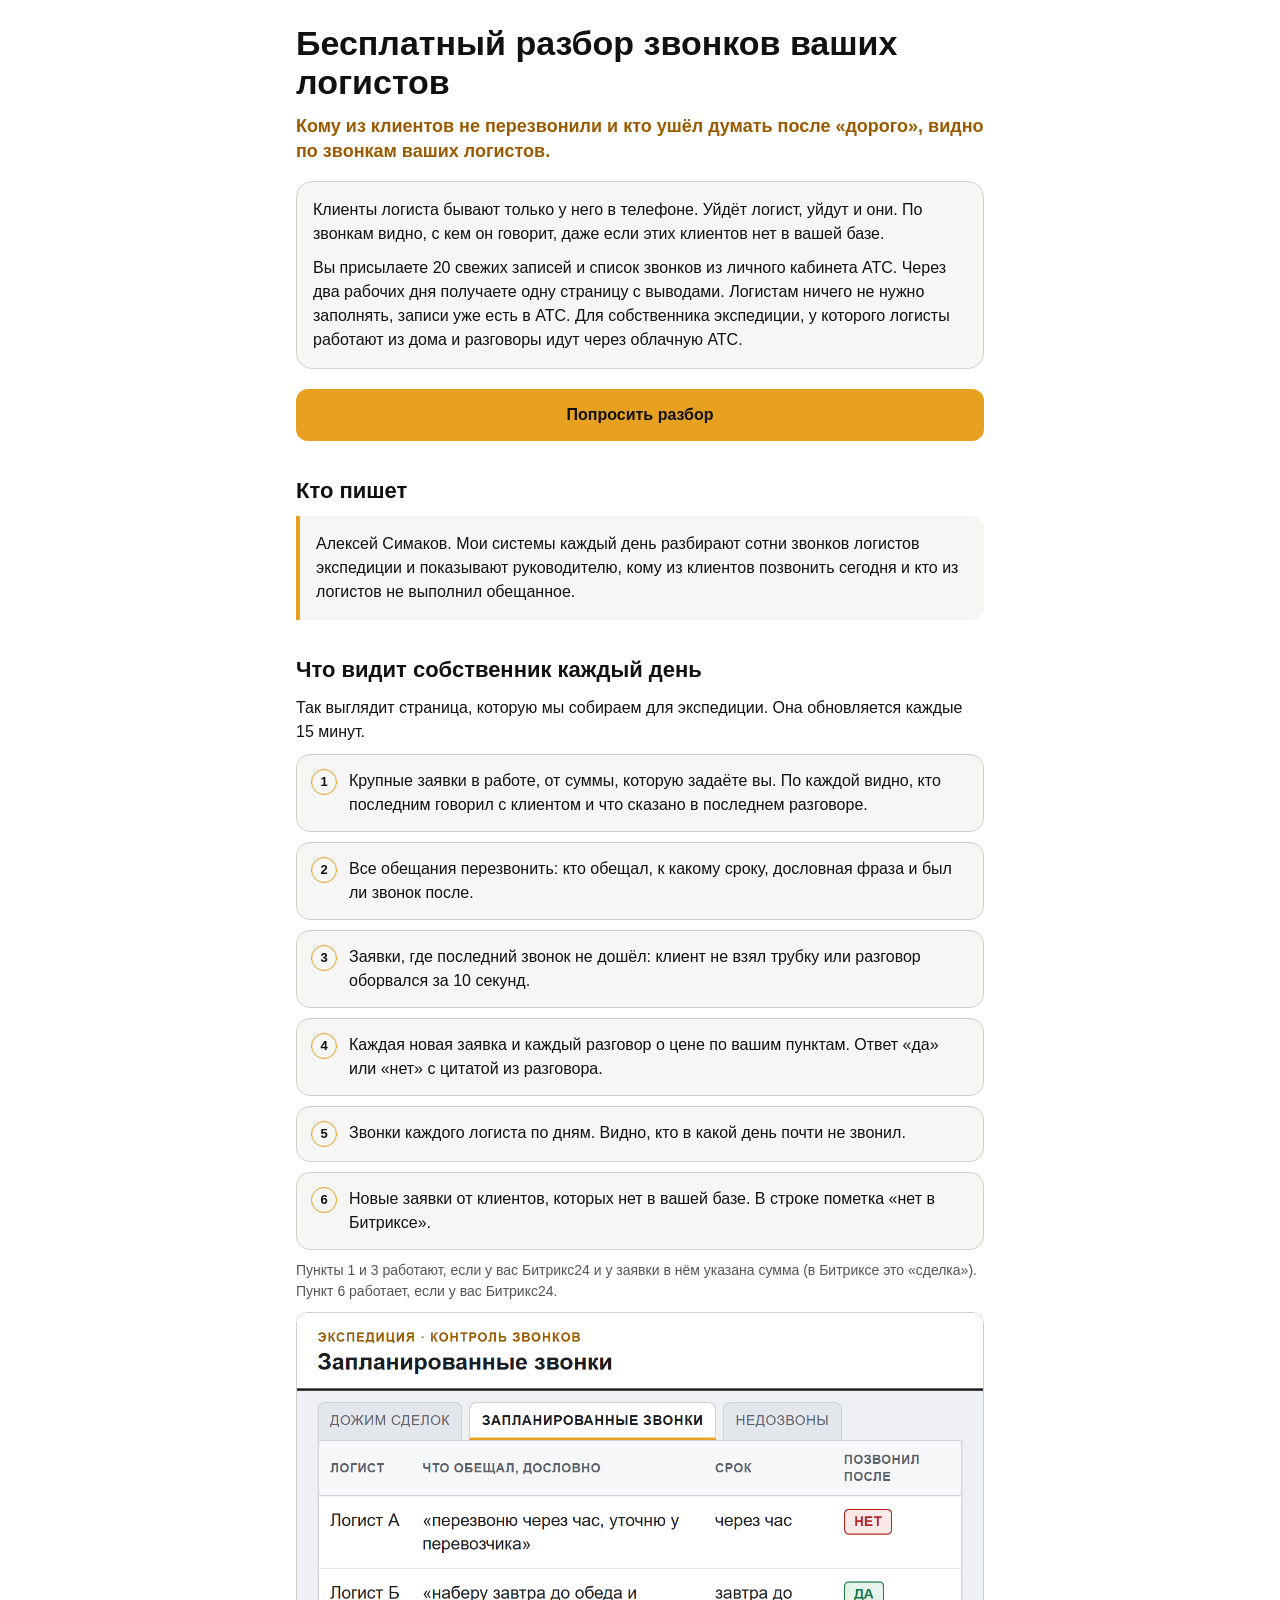
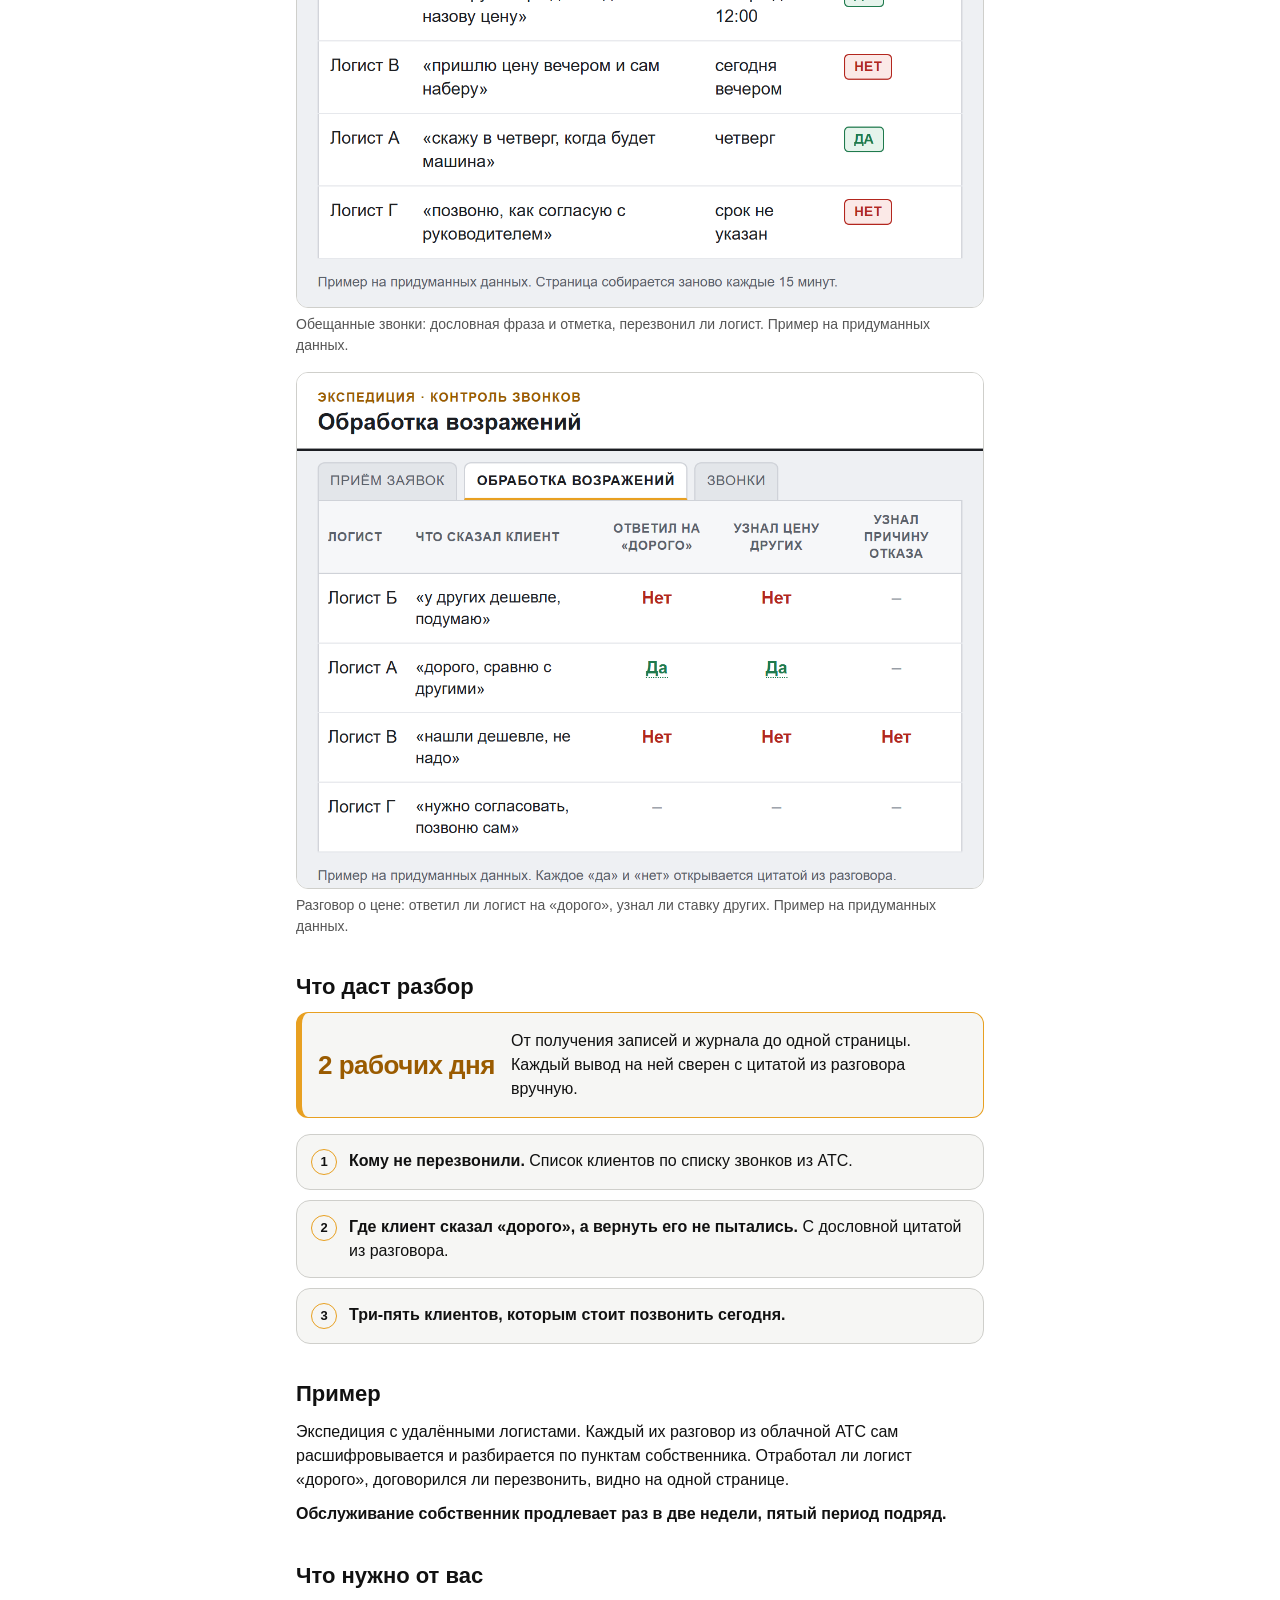
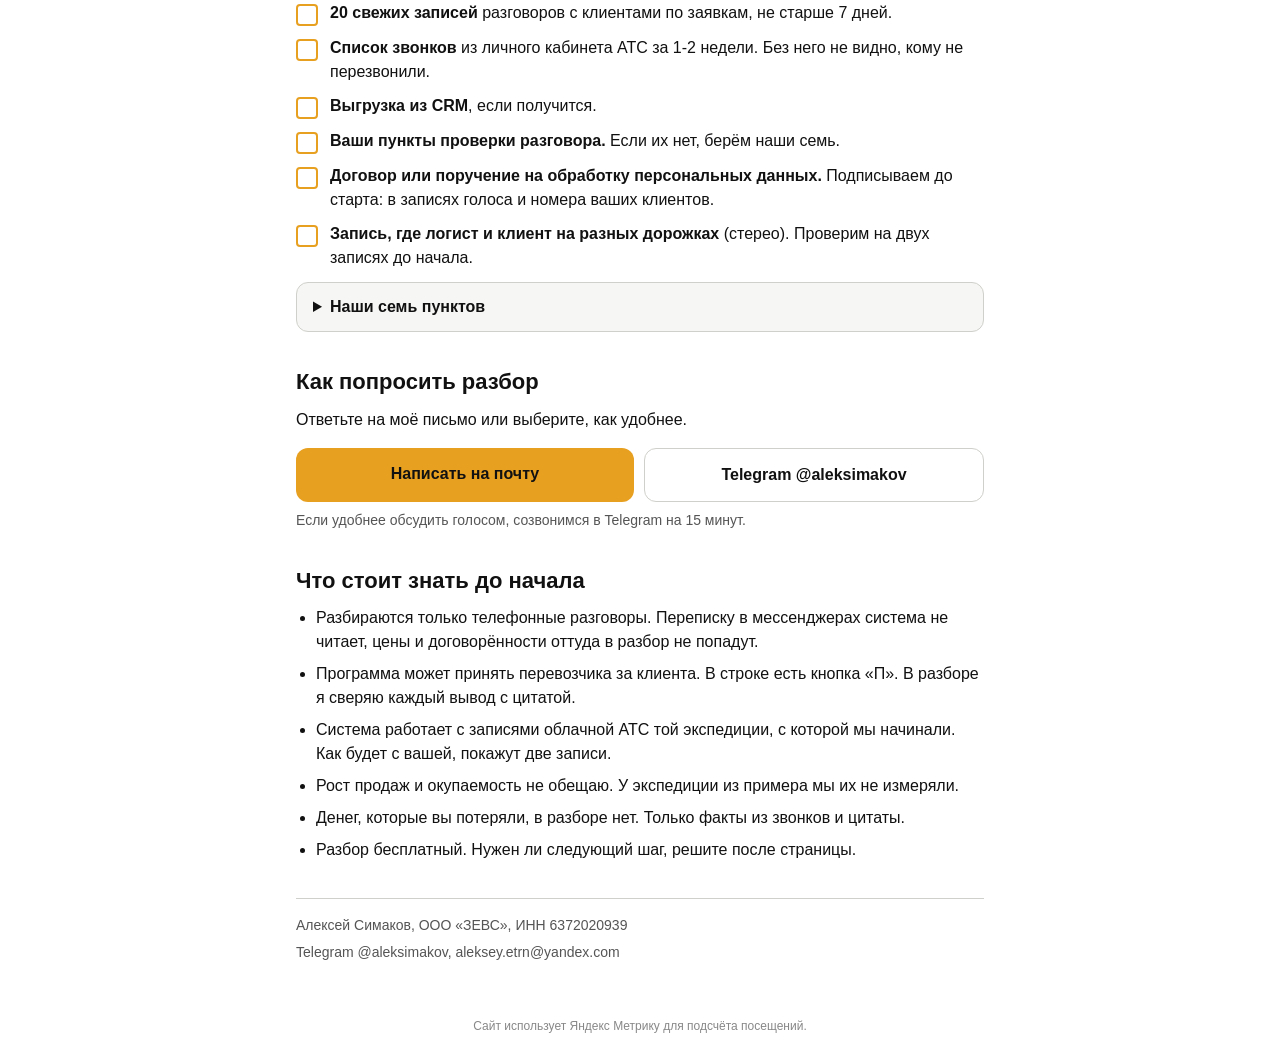
<file: razbor.html>
<!DOCTYPE html>
<html lang="ru">
<head>
<meta name="robots" content="noindex, nofollow">
<meta charset="utf-8">
<meta name="viewport" content="width=device-width, initial-scale=1">
<title>Бесплатный разбор звонков ваших логистов</title>
<style>
:root{
  --bg:#0E0F13; --surface:#17191F; --text:#F2F3F5; --text-dim:#9AA0AA;
  --accent:#FFB02E; --border:#2A2D35; --ok:#3FB57A; --accent-ink:#FFB02E; --btn-ink:#14120A;
}
@media (prefers-color-scheme:light){
  :root{--bg:#fff;--surface:#F6F6F4;--text:#111;--text-dim:#555;--accent:#E8A021;--accent-ink:#9A5B00;--border:#CFCFCB;--ok:#1F7A4D;--btn-ink:#111}
}
*{box-sizing:border-box}
html{-webkit-text-size-adjust:100%;scroll-behavior:smooth}
body{margin:0;background:var(--bg);color:var(--text);
  font:16px/1.5 Inter,-apple-system,"Segoe UI",Roboto,Helvetica,Arial,sans-serif}
main{max-width:720px;margin:0 auto;padding:24px 16px 24px}
h1{font-size:26px;line-height:1.15;margin:0 0 12px;font-weight:800}
h2{font-size:19px;line-height:1.25;margin:0 0 12px;font-weight:700}
h3{font-size:16px;line-height:1.3;margin:0 0 6px;font-weight:700}
@media (min-width:480px){h1{font-size:34px}h2{font-size:22px}}
p{margin:0 0 10px}
a{color:var(--text);text-decoration:underline;text-decoration-color:var(--text-dim);text-underline-offset:2px}
section{margin:0 0 36px}
.sub{font-size:18px;line-height:1.4;margin:0 0 16px;color:var(--accent-ink);font-weight:600}
.lead{margin:0 0 20px;padding:16px;background:var(--surface);border:1px solid var(--border);border-radius:16px}
.btn{display:block;text-align:center;padding:14px 16px;background:var(--accent);color:var(--btn-ink);font-weight:700;font-size:16px;border-radius:12px;text-decoration:none;border:0}
.btn.alt{background:transparent;color:var(--text);border:1px solid var(--border);font-weight:600}
.btns{display:flex;flex-direction:column;gap:10px;margin:16px 0 8px}
@media (min-width:560px){.btns{flex-direction:row}.btns .btn{flex:1}}
.who{padding:16px;border-left:4px solid var(--accent);background:var(--surface);border-radius:0 12px 12px 0}
.who p{margin:0}
.it{display:flex;gap:12px;margin:0 0 10px;padding:14px;background:var(--surface);border:1px solid var(--border);border-radius:14px}
.it .n{flex:none;display:inline-flex;align-items:center;justify-content:center;width:26px;height:26px;border:1px solid var(--accent);border-radius:13px;font-size:13px;font-weight:700}
.it p{margin:0}
.key{display:flex;gap:16px;align-items:center;margin:0 0 16px;padding:16px;border:1px solid var(--accent);border-left-width:6px;border-radius:12px;background:var(--surface)}
.key .big{flex:none;font-size:26px;line-height:1.1;font-weight:800;color:var(--accent-ink);letter-spacing:-.5px}
.key p{margin:0}
@media (max-width:479px){.key{flex-direction:column;align-items:flex-start;gap:6px}}
figure{margin:0 0 16px}
figure img{display:block;width:100%;height:auto;border:1px solid var(--border);border-radius:12px;background:#fff}
figcaption{font-size:14px;color:var(--text-dim);margin-top:6px}
.note{font-size:14px;color:var(--text-dim)}
.chk{list-style:none;margin:0 0 12px;padding:0}
.chk li{display:flex;gap:12px;align-items:flex-start;margin:0 0 10px}
.chk li::before{content:"";flex:none;width:18px;height:18px;margin-top:3px;border:2px solid var(--accent);border-radius:4px}
details{margin:0 0 12px;padding:12px 16px;background:var(--surface);border:1px solid var(--border);border-radius:12px}
summary{cursor:pointer;font-weight:700}
details ol{margin:10px 0 0;padding-left:22px}
details li{margin:0 0 6px}
.limits{margin:0;padding-left:20px}
.limits li{margin:0 0 8px}
hr{border:0;border-top:1px solid var(--border);margin:28px 0 16px}
.foot{font-size:14px;color:var(--text-dim);margin:0 0 6px}
.ym{font-size:12px;color:#888;text-align:center;margin:24px 0 12px}
</style>
<!-- Yandex.Metrika counter -->
<script type="text/javascript">
(function(m,e,t,r,i,k,a){m[i]=m[i]||function(){(m[i].a=m[i].a||[]).push(arguments)};
m[i].l=1*new Date();
for (var j = 0; j < document.scripts.length; j++) {if (document.scripts[j].src === r) { return; }}
k=e.createElement(t),a=e.getElementsByTagName(t)[0],k.async=1,k.src=r,a.parentNode.insertBefore(k,a)})
(window, document, "script", "https://mc.yandex.ru/metrika/tag.js", "ym");
ym(113512674, "init", {clickmap:true, trackLinks:true, accurateTrackBounce:true, webvisor:true});
</script>
<noscript><div><img src="https://mc.yandex.ru/watch/113512674" style="position:absolute; left:-9999px;" alt="" /></div></noscript>
<!-- /Yandex.Metrika counter -->
</head>
<body>
<main>

<section>
<h1>Бесплатный разбор звонков ваших логистов</h1>
<p class="sub">Кому из клиентов не перезвонили и кто ушёл думать после «дорого», видно по звонкам ваших логистов.</p>
<div class="lead"><p>Клиенты логиста бывают только у него в телефоне. Уйдёт логист, уйдут и они. По звонкам видно, с кем он говорит, даже если этих клиентов нет в вашей базе.</p><p style="margin:0">Вы присылаете 20 свежих записей и список звонков из личного кабинета АТС. Через два рабочих дня получаете одну страницу с выводами. Логистам ничего не нужно заполнять, записи уже есть в АТС. Для собственника экспедиции, у которого логисты работают из дома и разговоры идут через облачную АТС.</p></div>
<a class="btn" href="#kak">Попросить разбор</a>
</section>

<section>
<h2>Кто пишет</h2>
<div class="who"><p>Алексей Симаков. Мои системы каждый день разбирают сотни звонков логистов экспедиции и показывают руководителю, кому из клиентов позвонить сегодня и кто из логистов не выполнил обещанное.</p></div>
</section>

<section id="vidno">
<h2>Что видит собственник каждый день</h2>
<p>Так выглядит страница, которую мы собираем для экспедиции. Она обновляется каждые 15 минут.</p>
<div class="it"><span class="n">1</span><p>Крупные заявки в работе, от суммы, которую задаёте вы. По каждой видно, кто последним говорил с клиентом и что сказано в последнем разговоре.</p></div>
<div class="it"><span class="n">2</span><p>Все обещания перезвонить: кто обещал, к какому сроку, дословная фраза и был ли звонок после.</p></div>
<div class="it"><span class="n">3</span><p>Заявки, где последний звонок не дошёл: клиент не взял трубку или разговор оборвался за 10 секунд.</p></div>
<div class="it"><span class="n">4</span><p>Каждая новая заявка и каждый разговор о цене по вашим пунктам. Ответ «да» или «нет» с цитатой из разговора.</p></div>
<div class="it"><span class="n">5</span><p>Звонки каждого логиста по дням. Видно, кто в какой день почти не звонил.</p></div>
<div class="it"><span class="n">6</span><p>Новые заявки от клиентов, которых нет в вашей базе. В строке пометка «нет в Битриксе».</p></div>
<p class="note">Пункты 1 и 3 работают, если у вас Битрикс24 и у заявки в нём указана сумма (в Битриксе это «сделка»). Пункт 6 работает, если у вас Битрикс24.</p>
<figure>
<img src="img/maket-obeshchannye-zvonki.png" alt="Лист «Запланированные звонки»: что обещал логист, срок и отметка, позвонил ли он после. Пример на придуманных данных" width="1200" height="1040">
<figcaption>Обещанные звонки: дословная фраза и отметка, перезвонил ли логист. Пример на придуманных данных.</figcaption>
</figure>
<figure>
<img src="img/maket-razgovor-o-cene.png" alt="Лист «Обработка возражений»: что сказал клиент и ответил ли логист на «дорого». Пример на придуманных данных" width="1200" height="900">
<figcaption>Разговор о цене: ответил ли логист на «дорого», узнал ли ставку других. Пример на придуманных данных.</figcaption>
</figure>
</section>

<section>
<h2>Что даст разбор</h2>
<div class="key"><div class="big">2 рабочих дня</div><p>От получения записей и журнала до одной страницы. Каждый вывод на ней сверен с цитатой из разговора вручную.</p></div>
<div class="it"><span class="n">1</span><p><strong>Кому не перезвонили.</strong> Список клиентов по списку звонков из АТС.</p></div>
<div class="it"><span class="n">2</span><p><strong>Где клиент сказал «дорого», а вернуть его не пытались.</strong> С дословной цитатой из разговора.</p></div>
<div class="it"><span class="n">3</span><p><strong>Три-пять клиентов, которым стоит позвонить сегодня.</strong></p></div>
</section>

<section>
<h2>Пример</h2>
<p>Экспедиция с удалёнными логистами. Каждый их разговор из облачной АТС сам расшифровывается и разбирается по пунктам собственника. Отработал ли логист «дорого», договорился ли перезвонить, видно на одной странице.</p>
<p><strong>Обслуживание собственник продлевает раз в две недели, пятый период подряд.</strong></p>
<!-- актуализировать число периодов по ledger перед публикацией: на 18.10.2026 оплачен 5-й период (19.10-01.11, счёт №50); с 02.11 сверить, оплачен ли 6-й -->
</section>

<section>
<h2>Что нужно от вас</h2>
<ul class="chk">
<li><span><strong>20 свежих записей</strong> разговоров с клиентами по заявкам, не старше 7 дней.</span></li>
<li><span><strong>Список звонков</strong> из личного кабинета АТС за 1-2 недели. Без него не видно, кому не перезвонили.</span></li>
<li><span><strong>Выгрузка из CRM</strong>, если получится.</span></li>
<li><span><strong>Ваши пункты проверки разговора.</strong> Если их нет, берём наши семь.</span></li>
<li><span><strong>Договор или поручение на обработку персональных данных.</strong> Подписываем до старта: в записях голоса и номера ваших клиентов.</span></li>
<li><span><strong>Запись, где логист и клиент на разных дорожках</strong> (стерео). Проверим на двух записях до начала.</span></li>
</ul>
<details>
<summary>Наши семь пунктов</summary>
<p class="note" style="margin-top:10px">Пять связаны с тем, поедет ли заявка. Два показывают, почему клиент ушёл. Порядок по ходу разговора.</p>
<ol>
<li>Какой груз, вес и габариты.</li>
<li>Как клиент платит.</li>
<li>Какую ставку клиент ждёт или какую ему уже назвали другие.</li>
<li>Что логист ответил на «дорого».</li>
<li>На какой день назначен следующий звонок.</li>
<li>Какую ставку и сроки дают другие (если клиент отказался).</li>
<li>Почему клиент отказался.</li>
</ol>
</details>
</section>

<section id="kak">
<h2>Как попросить разбор</h2>
<p>Ответьте на моё письмо или выберите, как удобнее.</p>
<div class="btns">
<a class="btn" href="mailto:aleksey.etrn@yandex.com?subject=Разбор%20звонков%20логистов">Написать на почту</a>
<a class="btn alt" href="https://t.me/aleksimakov">Telegram @aleksimakov</a>
</div>
<p class="note">Если удобнее обсудить голосом, созвонимся в Telegram на 15 минут.</p>
</section>

<section>
<h2>Что стоит знать до начала</h2>
<ul class="limits">
<li>Разбираются только телефонные разговоры. Переписку в мессенджерах система не читает, цены и договорённости оттуда в разбор не попадут.</li>
<li>Программа может принять перевозчика за клиента. В строке есть кнопка «П». В разборе я сверяю каждый вывод с цитатой.</li>
<li>Система работает с записями облачной АТС той экспедиции, с которой мы начинали. Как будет с вашей, покажут две записи.</li>
<li>Рост продаж и окупаемость не обещаю. У экспедиции из примера мы их не измеряли.</li>
<li>Денег, которые вы потеряли, в разборе нет. Только факты из звонков и цитаты.</li>
<li>Разбор бесплатный. Нужен ли следующий шаг, решите после страницы.</li>
</ul>
</section>

<hr>
<p class="foot">Алексей Симаков, ООО «ЗЕВС», ИНН 6372020939</p>
<p class="foot">Telegram @aleksimakov, aleksey.etrn@yandex.com</p>
</main>
<p class="ym">Сайт использует Яндекс Метрику для подсчёта посещений.</p>
</body>
</html>
</file>
<file: assets/index-BkWCq0oA.css>
:root{--bg:#0e0f13;--surface:#17191f;--text:#f2f3f5;--text-dim:#9aa0aa;--accent:#ffb02e;--border:#2a2d35;--ok:#3fb57a;--danger:#e5484d;--fs-12:12px;--fs-14:14px;--fs-16:16px;--fs-20:20px;--fs-28:28px;--fs-40:40px;--s-4:4px;--s-8:8px;--s-12:12px;--s-16:16px;--s-24:24px;--s-32:32px;--s-48:48px;--r-card:16px;--r-btn:12px;--r-chip:8px;--shadow-card:0 1px 2px color-mix(in srgb, var(--bg) 60%, transparent);--shadow-pop:0 8px 24px color-mix(in srgb, var(--bg) 70%, transparent);--dur-fast:.12s;--dur-drawer:.2s;--dur-event:.24s;--dur-fill:.3s;--dur-count:.3s;--ease:cubic-bezier(.2, .7, .2, 1);--font:"Inter Variable", system-ui, -apple-system, "Segoe UI", Roboto, sans-serif}@font-face{font-family:Inter Variable;font-style:normal;font-display:swap;font-weight:100 900;src:url(./inter-cyrillic-ext-wght-normal-BOeWTOD4.woff2)format("woff2-variations");unicode-range:U+460-52F,U+1C80-1C8A,U+20B4,U+2DE0-2DFF,U+A640-A69F,U+FE2E-FE2F}@font-face{font-family:Inter Variable;font-style:normal;font-display:swap;font-weight:100 900;src:url(./inter-cyrillic-wght-normal-DqGufNeO.woff2)format("woff2-variations");unicode-range:U+301,U+400-45F,U+490-491,U+4B0-4B1,U+2116}@font-face{font-family:Inter Variable;font-style:normal;font-display:swap;font-weight:100 900;src:url(./inter-greek-ext-wght-normal-DlzME5K_.woff2)format("woff2-variations");unicode-range:U+1F??}@font-face{font-family:Inter Variable;font-style:normal;font-display:swap;font-weight:100 900;src:url(./inter-greek-wght-normal-CkhJZR-_.woff2)format("woff2-variations");unicode-range:U+370-377,U+37A-37F,U+384-38A,U+38C,U+38E-3A1,U+3A3-3FF}@font-face{font-family:Inter Variable;font-style:normal;font-display:swap;font-weight:100 900;src:url(./inter-vietnamese-wght-normal-CBcvBZtf.woff2)format("woff2-variations");unicode-range:U+102-103,U+110-111,U+128-129,U+168-169,U+1A0-1A1,U+1AF-1B0,U+300-301,U+303-304,U+308-309,U+323,U+329,U+1EA0-1EF9,U+20AB}@font-face{font-family:Inter Variable;font-style:normal;font-display:swap;font-weight:100 900;src:url(./inter-latin-ext-wght-normal-DO1Apj_S.woff2)format("woff2-variations");unicode-range:U+100-2BA,U+2BD-2C5,U+2C7-2CC,U+2CE-2D7,U+2DD-2FF,U+304,U+308,U+329,U+1D00-1DBF,U+1E00-1E9F,U+1EF2-1EFF,U+2020,U+20A0-20AB,U+20AD-20C0,U+2113,U+2C60-2C7F,U+A720-A7FF}@font-face{font-family:Inter Variable;font-style:normal;font-display:swap;font-weight:100 900;src:url(./inter-latin-wght-normal-Dx4kXJAl.woff2)format("woff2-variations");unicode-range:U+??,U+131,U+152-153,U+2BB-2BC,U+2C6,U+2DA,U+2DC,U+304,U+308,U+329,U+2000-206F,U+20AC,U+2122,U+2191,U+2193,U+2212,U+2215,U+FEFF,U+FFFD}*,:before,:after{box-sizing:border-box}html{-webkit-text-size-adjust:100%}:root{--lightningcss-light: ;--lightningcss-dark:initial;color-scheme:dark}body{background:var(--bg);color:var(--text);font-family:var(--font);font-size:var(--fs-14);-webkit-font-smoothing:antialiased;margin:0;font-weight:400;line-height:1.4}button,input,textarea,select{font:inherit;color:inherit}.num{font-variant-numeric:tabular-nums}:focus-visible{outline:2px solid var(--accent);outline-offset:2px}::view-transition-group(*){animation-duration:var(--dur-drawer);animation-timing-function:var(--ease)}::view-transition-old(root){animation-duration:var(--dur-fast)}::view-transition-new(root){animation-duration:var(--dur-fast)}@media (prefers-reduced-motion:reduce){:root{--dur-fast:0s;--dur-drawer:0s;--dur-event:0s;--dur-fill:0s;--dur-count:0s}*,:before,:after{scroll-behavior:auto!important;transition-duration:0s!important;animation-duration:0s!important;animation-delay:0s!important}::view-transition-group(*){animation-duration:0s!important}::view-transition-old(*){animation-duration:0s!important}::view-transition-new(*){animation-duration:0s!important}}._track_xzyvw_1{margin:0;padding:0;list-style:none;display:flex}._row_xzyvw_15{--node:8px;--gap:8px;align-items:center}._full_xzyvw_27{--node:20px;grid-auto-columns:minmax(0,1fr);grid-auto-flow:column;width:100%;display:grid;container-type:inline-size}._item_xzyvw_45{flex-direction:column;align-items:center;display:flex;position:relative}._row_xzyvw_15 ._item_xzyvw_45+._item_xzyvw_45{margin-left:var(--gap)}._full_xzyvw_27 ._item_xzyvw_45{text-align:center;min-width:0}._node_xzyvw_79{z-index:1;width:var(--node);height:var(--node);border:2px solid var(--text-dim);transition:background-color var(--dur-fill) var(--ease), border-color var(--dur-fill) var(--ease);background:0 0;border-radius:50%;position:relative}._signed_xzyvw_105 ._node_xzyvw_79{background:var(--ok);border-color:var(--ok)}._missing_xzyvw_115 ._node_xzyvw_79{border-color:var(--accent);background:0 0}._pending_xzyvw_125 ._node_xzyvw_79{border-color:var(--text-dim);background:0 0}._unknown_xzyvw_135 ._node_xzyvw_79{border-style:dashed;border-color:var(--text-dim)}._item_xzyvw_45+._item_xzyvw_45:before{content:"";top:calc(var(--node) / 2 - 1px);border-top:2px solid var(--border);position:absolute}._row_xzyvw_15 ._item_xzyvw_45+._item_xzyvw_45:before{width:var(--gap);right:100%}._full_xzyvw_27 ._item_xzyvw_45+._item_xzyvw_45:before{width:100%;right:50%}._unknown_xzyvw_135+._item_xzyvw_45:before,._item_xzyvw_45._unknown_xzyvw_135:before{border-top-style:dashed;border-top-color:var(--text-dim)}._label_xzyvw_193{margin-top:var(--s-8);padding:0 var(--s-4);overflow-wrap:normal;word-break:normal;gap:var(--s-4);width:100%;min-width:0;font-size:var(--fs-12);color:var(--text-dim);flex-direction:column;display:flex}._code_xzyvw_221{font-size:var(--fs-14);color:var(--text);font-weight:600}._missing_xzyvw_115 ._code_xzyvw_221,._missing_xzyvw_115 ._status_xzyvw_235{color:var(--accent)}._status_xzyvw_235{font-variant-numeric:tabular-nums}@container (width<=400px){._extra_xzyvw_255{display:none}}._drawer_vuwqw_3{--top:var(--header-h,34px);top:var(--top);z-index:900;width:480px;height:calc(100dvh - var(--top));background:var(--surface);border-left:1px solid var(--border);border-top:1px solid var(--border);border-radius:var(--r-card) 0 0 0;box-shadow:var(--shadow-pop);animation:_slide_vuwqw_1 var(--dur-drawer) var(--ease) both;outline:none;flex-direction:column;display:flex;position:fixed;right:0}@keyframes _slide_vuwqw_1{0%{transform:translate(100%)}}._head_vuwqw_53{justify-content:space-between;align-items:flex-start;gap:var(--s-12);padding:var(--s-16) var(--s-24);border-bottom:1px solid var(--border);display:flex}._headMain_vuwqw_71{min-width:0}._title_vuwqw_79{font-size:var(--fs-28);margin:0;font-weight:600;line-height:1.2}._route_vuwqw_93{margin:var(--s-4) 0 0;font-size:var(--fs-16);font-weight:600}._parties_vuwqw_105{margin:var(--s-4) 0 0;color:var(--text-dim);font-size:var(--fs-14)}._chips_vuwqw_117{margin:var(--s-12) 0 0;gap:var(--s-8);flex-wrap:wrap;display:flex}._chip_vuwqw_117{padding:var(--s-4) var(--s-8);border:1px solid var(--border);border-radius:var(--r-chip);font-size:var(--fs-12);font-weight:600}._sla_overdue_vuwqw_147{color:var(--accent);border-color:var(--accent)}._sla_met_vuwqw_157{color:var(--ok);border-color:var(--ok)}._sla_paused_vuwqw_167{color:var(--danger);border-color:var(--danger)}._sla_running_vuwqw_177{color:var(--text-dim)}._pinned_vuwqw_187{padding:var(--s-12) var(--s-24) var(--s-16);background:var(--surface);border-bottom:1px solid var(--border);flex:none}._pinned_vuwqw_187 ._h_vuwqw_53{margin-bottom:var(--s-4)}._pinned_vuwqw_187 ._next_vuwqw_209{margin-bottom:var(--s-12)}._pinned_vuwqw_187 ._hint_vuwqw_217{margin-top:var(--s-8)}._body_vuwqw_185{padding:0 var(--s-24) var(--s-32);flex:auto;overflow-y:auto}._block_vuwqw_237{padding:var(--s-16) 0;border-bottom:1px solid var(--border)}._block_vuwqw_237:last-child{border-bottom:0}._h_vuwqw_53{margin:0 0 var(--s-12);font-size:var(--fs-16);font-weight:600}._offline_vuwqw_267{margin:var(--s-16) 0 0;padding:var(--s-8) var(--s-12);border:1px solid var(--danger);border-radius:var(--r-chip);color:var(--danger);font-size:var(--fs-14);font-weight:600}._dim_vuwqw_287{margin:0 0 var(--s-12);color:var(--text-dim);font-size:var(--fs-14)}._meta_vuwqw_299{color:var(--text-dim);font-size:var(--fs-12)}._hint_vuwqw_217{margin:var(--s-8) 0 0;color:var(--text-dim);font-size:var(--fs-12)}._facts_vuwqw_323{gap:var(--s-12);flex-direction:column;margin:0;padding:0;list-style:none;display:flex}._fact_vuwqw_323{gap:var(--s-4);flex-direction:column;display:flex}._factWhat_vuwqw_353{color:var(--text-dim);font-size:var(--fs-12)}._factValue_vuwqw_363{font-size:var(--fs-14);font-weight:600}._list_vuwqw_373{padding-left:var(--s-16);gap:var(--s-8);flex-direction:column;margin:0;display:flex}._owner_vuwqw_389{justify-content:space-between;align-items:flex-end;gap:var(--s-12);flex-wrap:wrap;margin:0;display:flex}._ownerName_vuwqw_407{font-size:var(--fs-16);font-weight:600}._selectWrap_vuwqw_417{gap:var(--s-4);flex-direction:column;min-width:200px;display:flex}._select_vuwqw_417,._textarea_vuwqw_433{width:100%;padding:var(--s-8) var(--s-12);background:var(--bg);border:1px solid var(--border);border-radius:var(--r-btn);color:var(--text);font-size:var(--fs-14);transition:border-color var(--dur-fast) var(--ease)}._select_vuwqw_417{min-height:40px}._select_vuwqw_417:hover:not(:disabled),._textarea_vuwqw_433:hover:not(:read-only){border-color:var(--text-dim)}._textarea_vuwqw_433{resize:vertical;line-height:1.5;display:block}._textarea_vuwqw_433:read-only{color:var(--text-dim)}._next_vuwqw_209{margin:0 0 var(--s-12);font-size:var(--fs-20);font-weight:600;line-height:1.3}._actions_vuwqw_507{margin-top:var(--s-12);gap:var(--s-8);flex-wrap:wrap;display:flex}._btn_vuwqw_523{min-height:40px;padding:var(--s-8) var(--s-16);border-radius:var(--r-btn);font-size:var(--fs-14);cursor:pointer;transition:background-color var(--dur-fast) var(--ease), border-color var(--dur-fast) var(--ease), transform var(--dur-fast) var(--ease);border:1px solid #0000;font-weight:600;line-height:1.3}._btn_vuwqw_523:active:not(:disabled){transform:translateY(1px)}._btn_vuwqw_523:disabled{opacity:.5;cursor:not-allowed}._primary_vuwqw_571{background:var(--accent);color:var(--bg)}._primary_vuwqw_571:hover:not(:disabled){background:color-mix(in oklab, var(--accent) 85%, var(--text))}._secondary_vuwqw_589{border-color:var(--border);color:var(--text);background:0 0}._secondary_vuwqw_589:hover:not(:disabled){border-color:var(--text-dim);background:color-mix(in oklab, var(--text) 6%, transparent)}._closeBtn_vuwqw_611{flex:none}._demoTag_vuwqw_619{margin-left:var(--s-8);padding:var(--s-4) var(--s-8);border:1px solid var(--text-dim);border-radius:var(--r-chip);color:var(--text-dim);font-size:var(--fs-12);vertical-align:1px;font-weight:600}._timeline_vuwqw_643{margin:0;padding:0;list-style:none}._event_vuwqw_655{gap:var(--s-4);padding:0 0 var(--s-16) var(--s-24);flex-direction:column;display:flex;position:relative}._event_vuwqw_655:before{content:"";background:var(--border);width:2px;position:absolute;top:16px;bottom:0;left:5px}._event_vuwqw_655:last-child{padding-bottom:0}._event_vuwqw_655:last-child:before{display:none}._dot_vuwqw_707{border:2px solid var(--text-dim);background:var(--surface);border-radius:50%;width:12px;height:12px;position:absolute;top:4px;left:0}._dotAccent_vuwqw_729{border-color:var(--accent)}._dotOk_vuwqw_737{border-color:var(--ok);background:var(--ok)}._dotDanger_vuwqw_747{border-color:var(--danger)}._dotText_vuwqw_755{border-color:var(--text)}._dotDim_vuwqw_763{border-color:var(--text-dim)}._eventText_vuwqw_771{font-size:var(--fs-14)}._fresh_vuwqw_779{animation:_enter_vuwqw_1 var(--dur-event) var(--ease) both}@keyframes _enter_vuwqw_1{0%{opacity:0;transform:translateY(-8px)}}@media (width<=480px){._drawer_vuwqw_3{--top:var(--header-h,52px)}}@media (width<=768px){._drawer_vuwqw_3{border-left:0;border-radius:0;width:100%}._head_vuwqw_53{padding:var(--s-16);flex-direction:column;align-items:stretch}._drawer_vuwqw_3{overflow-y:auto}._head_vuwqw_53{flex:none}._pinned_vuwqw_187{padding:var(--s-16)}._body_vuwqw_185{padding:0 var(--s-16) var(--s-32);flex:none;overflow-y:visible}._btn_vuwqw_523{width:100%;min-height:48px}._actions_vuwqw_507{flex-direction:column}._select_vuwqw_417{min-height:48px}._selectWrap_vuwqw_417{width:100%}._head_vuwqw_53 ._closeBtn_vuwqw_611{order:-1}}._banner_no8e8_1{z-index:1000;padding:var(--s-8) var(--s-16);background:var(--surface);border-bottom:1px solid var(--border);color:var(--text);font-size:var(--fs-12);text-align:center;font-weight:600;line-height:1.4;position:sticky;top:0}._bar_gppl6_1{align-items:center;gap:var(--s-8) var(--s-16);flex-wrap:wrap;min-width:0;display:flex}._clock_gppl6_9{flex-direction:column;gap:0;display:flex}._cap_gppl6_15{color:var(--text-dim);font-size:var(--fs-12)}._time_gppl6_20{font-size:var(--fs-16);font-weight:600}._group_gppl6_25{align-items:center;gap:var(--s-8);display:flex}._ask_gppl6_31{font-size:var(--fs-14);font-weight:600}._btn_gppl6_37{min-height:36px;padding:var(--s-4) var(--s-12);border:1px solid var(--border);border-radius:var(--r-btn);color:var(--text);font-size:var(--fs-14);cursor:pointer;transition:background-color var(--dur-fast) var(--ease), border-color var(--dur-fast) var(--ease), transform var(--dur-fast) var(--ease);background:0 0;font-weight:600}._btn_gppl6_37:hover{border-color:var(--text-dim);background:color-mix(in oklab, var(--text) 6%, transparent)}._btn_gppl6_37:active{transform:translateY(1px)}._source_gppl6_63{align-items:center;gap:var(--s-8);display:flex}._seg_gppl6_69{min-height:36px;padding:var(--s-4) var(--s-12);border:1px solid var(--border);border-radius:var(--r-btn);color:var(--text-dim);font-size:var(--fs-14);cursor:pointer;transition:background-color var(--dur-fast) var(--ease), border-color var(--dur-fast) var(--ease), color var(--dur-fast) var(--ease);background:0 0;font-weight:600}._seg_gppl6_69:hover{border-color:var(--text-dim)}._seg_gppl6_69[aria-pressed=true]{background:color-mix(in oklab, var(--text) 10%, transparent);border-color:var(--text);color:var(--text)}._segOff_gppl6_95[aria-pressed=true]{background:color-mix(in oklab, var(--danger) 18%, transparent);border-color:var(--danger);color:var(--danger)}@media (width<=768px){._btn_gppl6_37,._seg_gppl6_69{min-height:44px}}._root_zon56_5{container-type:inline-size}._accent_zon56_13{color:var(--accent);font-weight:600}._ok_zon56_23{color:var(--ok)}._danger_zon56_31{color:var(--danger)}._dim_zon56_39{color:var(--text-dim)}._offline_zon56_47{margin-bottom:var(--s-16);padding:var(--s-12) var(--s-16);border:1px solid var(--danger);border-radius:var(--r-btn);background:var(--surface);color:var(--danger);font-weight:600}._toolbar_zon56_67{justify-content:space-between;align-items:center;gap:var(--s-12) var(--s-16);margin-bottom:var(--s-16);flex-wrap:wrap;display:flex}._chips_zon56_85{gap:var(--s-8);flex-wrap:wrap;display:flex}._chip_zon56_85{min-height:40px;padding:0 var(--s-16);border:1px solid var(--border);border-radius:var(--r-btn);color:var(--text-dim);font-size:var(--fs-14);cursor:pointer;transition:background-color var(--dur-fast) var(--ease), border-color var(--dur-fast) var(--ease), color var(--dur-fast) var(--ease);background:0 0}._chip_zon56_85:hover{color:var(--text);background:var(--surface)}._chip_zon56_85:active{background:var(--border)}._chip_zon56_85[aria-pressed=true]{color:var(--text);background:var(--surface);border-color:var(--text-dim);font-weight:600}._search_zon56_159{max-width:400px;min-height:40px;padding:0 var(--s-12);border:1px solid var(--border);border-radius:var(--r-btn);background:var(--surface);color:var(--text);font-size:var(--fs-14);transition:border-color var(--dur-fast) var(--ease);flex:280px}._search_zon56_159::placeholder{color:var(--text-dim)}._search_zon56_159:hover{border-color:var(--text-dim)}._empty_zon56_201{margin:var(--s-32) 0;color:var(--text-dim)}._table_zon56_213{table-layout:fixed;border-collapse:separate;border-spacing:0;text-align:left;width:100%}._table_zon56_213 th{padding:0 var(--s-12) var(--s-8);border-bottom:1px solid var(--border);color:var(--text-dim);font-size:var(--fs-12);text-align:left;font-weight:400}._table_zon56_213 td{height:48px;padding:0 var(--s-12);border-bottom:1px solid var(--border);vertical-align:middle}._cTrip_zon56_261{width:104px}._cTrack_zon56_269{width:88px}._cOwner_zon56_277{width:152px}._cDue_zon56_285{width:168px}._cNext_zon56_293{width:26%}._row_zon56_301{cursor:pointer;transition:background-color var(--dur-fast) var(--ease)}._row_zon56_301:hover{background:color-mix(in oklab, var(--surface) 60%, transparent)}._row_zon56_301:active,._row_zon56_301._selected_zon56_327{background:var(--surface)}._row_zon56_301._selected_zon56_327 ._tdTrip_zon56_335{box-shadow:inset 3px 0 0 var(--text)}._row_zon56_301:focus-visible{outline-offset:-2px}._tdTrip_zon56_335{font-weight:600}._tdDue_zon56_359{white-space:nowrap}._tdNext_zon56_367{font-size:var(--fs-12);color:var(--text-dim)}._clamp_zon56_377{-webkit-line-clamp:2;line-clamp:2;-webkit-box-orient:vertical;display:-webkit-box;overflow:hidden}@container (width<=960px){._next_zon56_397{display:none}}@container (width<=720px){._table_zon56_213,._table_zon56_213 tbody{display:block}._table_zon56_213 thead{display:none}._row_zon56_301{align-items:center;gap:var(--s-4) var(--s-12);padding:var(--s-12);border-bottom:1px solid var(--border);grid-template-columns:auto 1fr;grid-template-areas:"trip track""what what""due owner""next next";display:grid}._row_zon56_301 td{border:0;height:auto;padding:0;display:block}._row_zon56_301._selected_zon56_327 ._tdTrip_zon56_335{box-shadow:none}._row_zon56_301._selected_zon56_327{box-shadow:inset 3px 0 0 var(--text)}._tdTrip_zon56_335{grid-area:trip}._tdTrack_zon56_495{grid-area:track}._tdWhat_zon56_503{grid-area:what}._tdDue_zon56_359{font-size:var(--fs-12);grid-area:due}._tdOwner_zon56_521{font-size:var(--fs-12);color:var(--text-dim);grid-area:owner;justify-self:end}._tdNext_zon56_367{grid-area:next}}._root_1jyqu_1{container-type:inline-size}._grid_1jyqu_5{gap:var(--s-16);grid-template-columns:repeat(3,minmax(0,1fr));align-items:start;display:grid}@container (width<=880px){._grid_1jyqu_5{grid-template-columns:minmax(0,1fr)}}._block_1jyqu_18{padding:var(--s-16);background:var(--surface);border:1px solid var(--border);border-radius:var(--r-card)}._h_1jyqu_25{margin:0 0 var(--s-12);font-size:var(--fs-16);font-weight:600}._empty_1jyqu_31{color:var(--text-dim);margin:0}._list_1jyqu_36{gap:var(--s-8);flex-direction:column;margin:0;padding:0;list-style:none;display:flex}._accent_1jyqu_45{color:var(--accent);font-weight:600}._dim_1jyqu_50{color:var(--text-dim)}._case_1jyqu_54{gap:var(--s-4);width:100%;padding:var(--s-12);border:1px solid var(--border);border-radius:var(--r-btn);color:var(--text);text-align:left;cursor:pointer;transition:background-color var(--dur-fast) var(--ease), border-color var(--dur-fast) var(--ease);background:0 0;flex-direction:column;display:flex}._case_1jyqu_54:hover{background:var(--bg);border-color:var(--text-dim)}._case_1jyqu_54:active{background:var(--border)}._caseHead_1jyqu_80{justify-content:space-between;align-items:center;gap:var(--s-12);display:flex}._trip_1jyqu_87{font-weight:600}._note_1jyqu_91{font-size:var(--fs-12);color:var(--text-dim)}._person_1jyqu_96{padding:var(--s-12);border:1px solid var(--border);border-radius:var(--r-btn)}._personHead_1jyqu_102{justify-content:space-between;align-items:baseline;gap:var(--s-12);display:flex}._name_1jyqu_109{font-weight:600}._tags_1jyqu_113{gap:var(--s-8);margin-top:var(--s-8);flex-wrap:wrap;display:flex}._tag_1jyqu_113{min-height:32px;padding:0 var(--s-12);border:1px solid var(--border);border-radius:var(--r-chip);color:var(--text);font-size:var(--fs-12);cursor:pointer;transition:background-color var(--dur-fast) var(--ease), border-color var(--dur-fast) var(--ease);background:0 0}._tag_1jyqu_113:hover{background:var(--bg);border-color:var(--text-dim)}._tag_1jyqu_113:active{background:var(--border)}._pilot_1jyqu_143{margin:var(--s-24) 0 0;padding:var(--s-16);border:1px solid var(--border);border-radius:var(--r-card);color:var(--text-dim)}._pilotLead_1jyqu_151{color:var(--text);font-weight:600}._page_1htqb_1{max-width:1040px;padding:var(--s-16) 0 var(--s-48);gap:var(--s-16);flex-direction:column;display:flex}._h1_1htqb_17{font-size:var(--fs-28);margin:0;font-weight:600;line-height:1.2}._lead_1htqb_31{color:var(--text-dim);font-size:var(--fs-16);margin:0}._panel_1htqb_43{padding:var(--s-24);background:var(--surface);border:1px solid var(--border);border-radius:var(--r-card);min-width:0}._h_1htqb_17{margin:0 0 var(--s-16);font-size:var(--fs-20);font-weight:600}._h4_1htqb_71{margin:var(--s-16) 0 var(--s-8);font-size:var(--fs-16);font-weight:600}._option_1htqb_83 ._h4_1htqb_71{margin-top:0}._text_1htqb_91{margin:0}._note_1htqb_99{margin:var(--s-16) 0 0;color:var(--text-dim)}._two_1htqb_109{gap:var(--s-16);grid-template-columns:repeat(2,minmax(0,1fr));display:grid}._option_1htqb_83{padding:var(--s-16);border:1px solid var(--border);border-radius:var(--r-btn)}._list_1htqb_133{padding-left:var(--s-24);gap:var(--s-8);flex-direction:column;margin:0;display:flex}._table_1htqb_149{border-collapse:collapse;width:100%;font-size:var(--fs-14)}._table_1htqb_149 th{padding:var(--s-8) var(--s-12);border-bottom:1px solid var(--border);color:var(--text-dim);font-size:var(--fs-12);text-align:left;font-weight:400}._table_1htqb_149 td{padding:var(--s-12);border-bottom:1px solid var(--border);vertical-align:top}._table_1htqb_149 tr:last-child td{border-bottom:0}._strong_1htqb_199{font-weight:600}._key_1htqb_207{color:var(--text-dim);font-weight:400}._badge_1htqb_217{padding:var(--s-4) var(--s-8);border:1px solid var(--border);border-radius:var(--r-chip);font-size:var(--fs-12);font-weight:600;display:inline-block}._badgeOff_1htqb_235{color:var(--danger);border-color:var(--danger)}._noteText_1htqb_245{margin:var(--s-8) 0 0}._label_1htqb_253{color:var(--text-dim);font-size:var(--fs-12)}._contacts_1htqb_263{margin:var(--s-16) 0 0;gap:var(--s-16) var(--s-32);flex-wrap:wrap;display:flex}._contact_1htqb_263 dd{margin:var(--s-4) 0 0}._contact_1htqb_263{min-width:0}._link_1htqb_293{color:var(--text);font-size:var(--fs-16);text-decoration:underline;-webkit-text-decoration-color:var(--text-dim);text-decoration-color:var(--text-dim);text-underline-offset:4px;overflow-wrap:anywhere;transition:text-decoration-color var(--dur-fast) var(--ease);font-weight:600}._link_1htqb_293:hover{-webkit-text-decoration-color:var(--accent);text-decoration-color:var(--accent)}@media (width<=768px){._panel_1htqb_43{padding:var(--s-16)}._two_1htqb_109{grid-template-columns:minmax(0,1fr)}._table_1htqb_149 thead{clip-path:inset(50%);width:1px;height:1px;position:absolute;overflow:hidden}._table_1htqb_149,._table_1htqb_149 tbody,._table_1htqb_149 tr,._table_1htqb_149 td{width:100%;display:block}._table_1htqb_149 tr{padding:var(--s-8) 0;border-bottom:1px solid var(--border)}._table_1htqb_149 tr:last-child{border-bottom:0}._table_1htqb_149 td{padding:var(--s-4) 0;border:0}._table_1htqb_149 td:before{content:attr(data-label);color:var(--text-dim);font-size:var(--fs-12);font-weight:400;display:block}}._page_1h23d_1{min-height:100dvh}._shell_1h23d_9{max-width:1600px;margin:0 auto}@media (width>=769px){._drawerOpen_1h23d_23{padding-right:480px}}._header_1h23d_33{padding:var(--s-16) var(--s-16) 0}._topRow_1h23d_41{align-items:center;gap:var(--s-12) var(--s-24);flex-wrap:wrap;display:flex}._title_1h23d_55{font-size:var(--fs-20);margin:0;font-weight:600;line-height:1.2}._tabs_1h23d_69{gap:var(--s-4);display:flex}._tab_1h23d_69{min-height:40px;padding:0 var(--s-16);border-radius:var(--r-btn);color:var(--text-dim);font-size:var(--fs-14);cursor:pointer;transition:background-color var(--dur-fast) var(--ease), color var(--dur-fast) var(--ease);background:0 0;border:1px solid #0000}._tab_1h23d_69:hover{color:var(--text);background:var(--surface)}._tab_1h23d_69:active{background:var(--border)}._tab_1h23d_69[aria-selected=true]{color:var(--text);background:var(--surface);border-color:var(--border);font-weight:600}._controls_1h23d_139{min-width:0;margin-left:auto}._counters_1h23d_151{margin-top:var(--s-16);padding:var(--s-16);background:var(--surface);border:1px solid var(--border);border-radius:var(--r-card)}._bar_1h23d_167{gap:var(--s-4);height:var(--s-8);display:flex}._seg_1h23d_179{border-radius:var(--r-chip);min-width:0;transition:flex-grow var(--dur-count) var(--ease);flex-basis:0}._segAction_1h23d_193{background:var(--accent)}._segWaiting_1h23d_201{background:color-mix(in oklab, var(--text-dim) 55%, transparent)}._segClosed_1h23d_209{background:var(--ok)}._legend_1h23d_217{margin:var(--s-12) 0 0;align-items:baseline;gap:var(--s-8) var(--s-32);flex-wrap:wrap;padding:0;list-style:none;display:flex}._legendItem_1h23d_237{align-items:baseline;gap:var(--s-8);display:flex}._dot_1h23d_249{width:var(--s-8);height:var(--s-8);border-radius:50%;flex:none;align-self:center}._legendLabel_1h23d_265{font-size:var(--fs-14);color:var(--text-dim)}._legendTotal_1h23d_275{font-size:var(--fs-12);color:var(--text-dim);margin-left:auto}._roll_1h23d_289{font-size:var(--fs-28);font-weight:600;line-height:1.2;display:inline-grid;overflow:hidden}._roll_1h23d_289>*{grid-area:1/1}._rollIn_1h23d_313{animation:_roll-in_1h23d_1 var(--dur-count) var(--ease) both}._rollOut_1h23d_321{animation:_roll-out_1h23d_1 var(--dur-count) var(--ease) both}@keyframes _roll-in_1h23d_1{0%{opacity:0;transform:translateY(100%)}to{opacity:1;transform:translateY(0)}}@keyframes _roll-out_1h23d_1{0%{opacity:1;transform:translateY(0)}to{opacity:0;transform:translateY(-100%)}}._main_1h23d_373{padding:var(--s-16)}._mode_1h23d_383{gap:var(--s-4);margin-bottom:var(--s-16);padding:var(--s-4);background:var(--surface);border:1px solid var(--border);border-radius:var(--r-btn);display:inline-flex}._modeBtn_1h23d_403{min-height:32px;padding:0 var(--s-16);border-radius:var(--r-chip);color:var(--text-dim);font-size:var(--fs-14);cursor:pointer;transition:background-color var(--dur-fast) var(--ease), color var(--dur-fast) var(--ease);background:0 0;border:0}._modeBtn_1h23d_403:hover{color:var(--text)}._modeBtn_1h23d_403:active{background:var(--border)}._modeBtn_1h23d_403[aria-pressed=true]{background:var(--border);color:var(--text);font-weight:600}@media (width<=768px){._tabs_1h23d_69{width:100%}._controls_1h23d_139{width:100%;margin-left:0}._legend_1h23d_217{gap:var(--s-8) var(--s-24)}._legendTotal_1h23d_275{display:none}}
</file>
